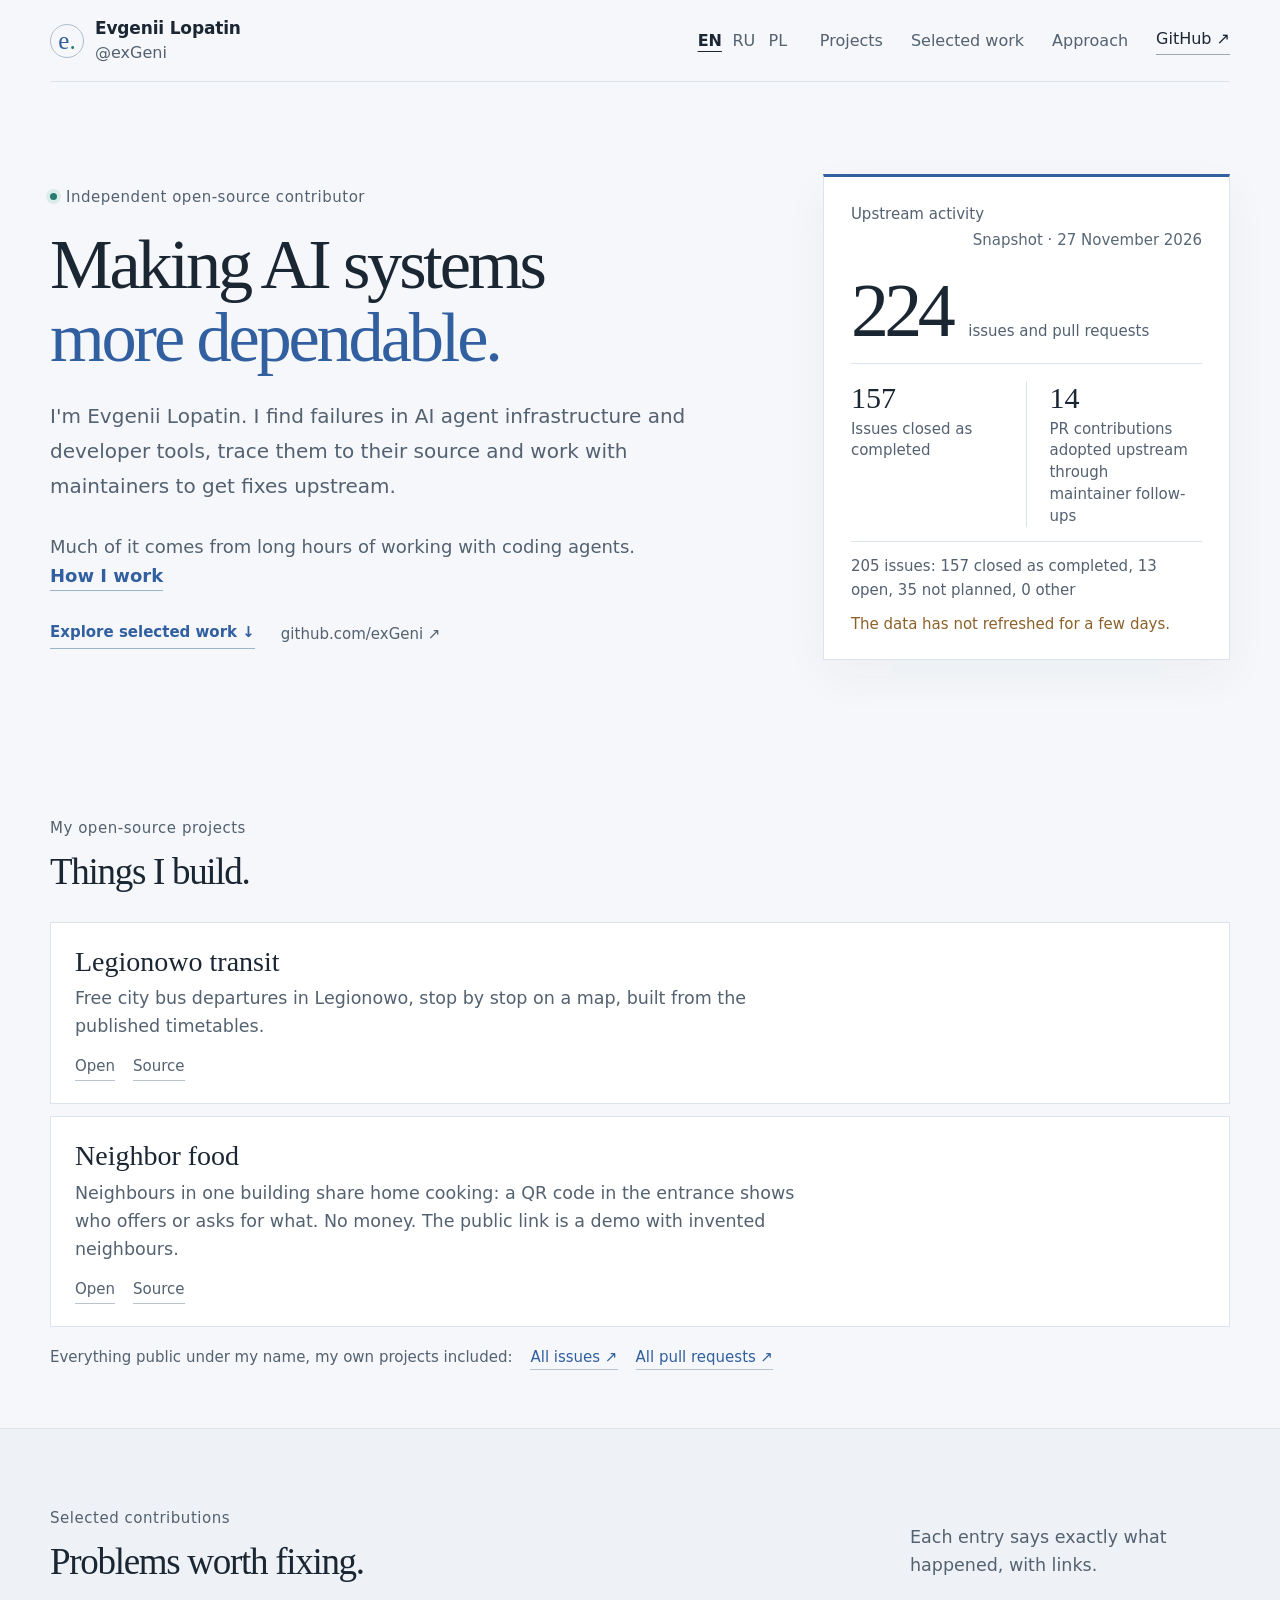
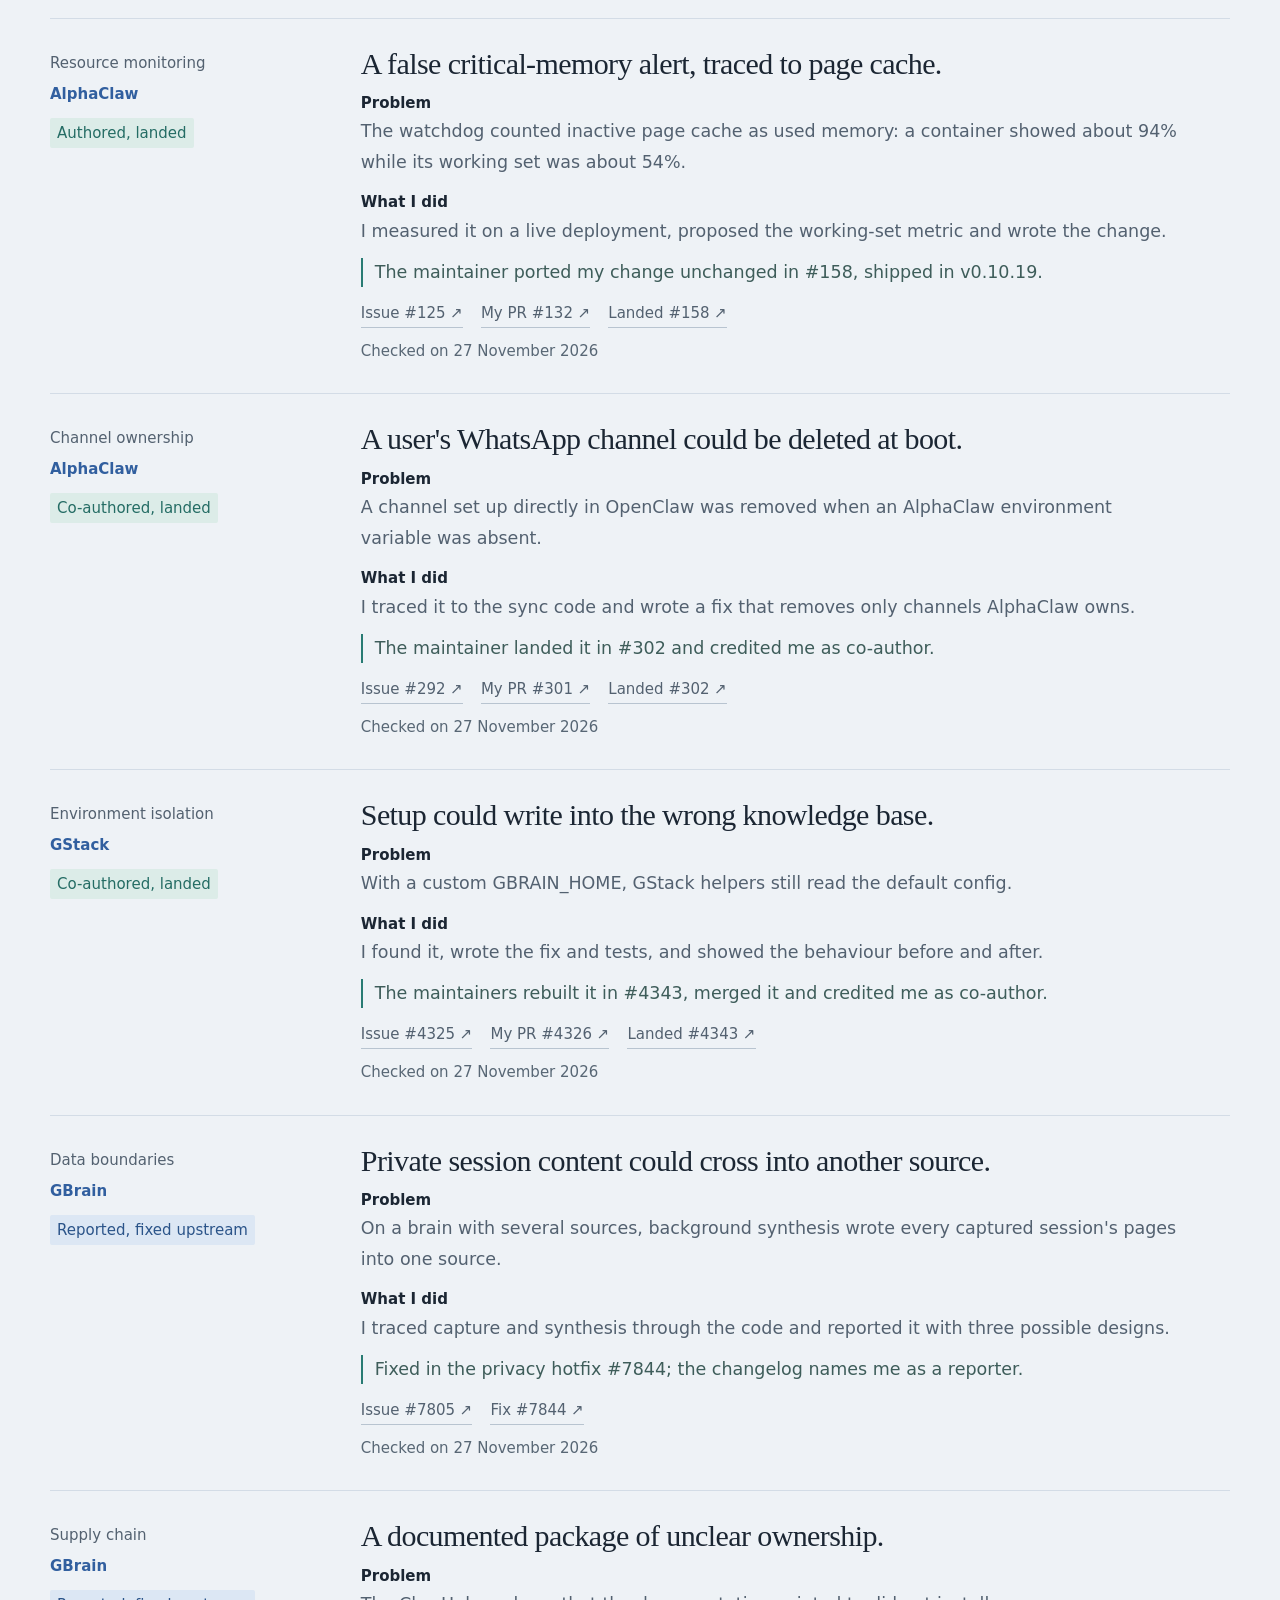
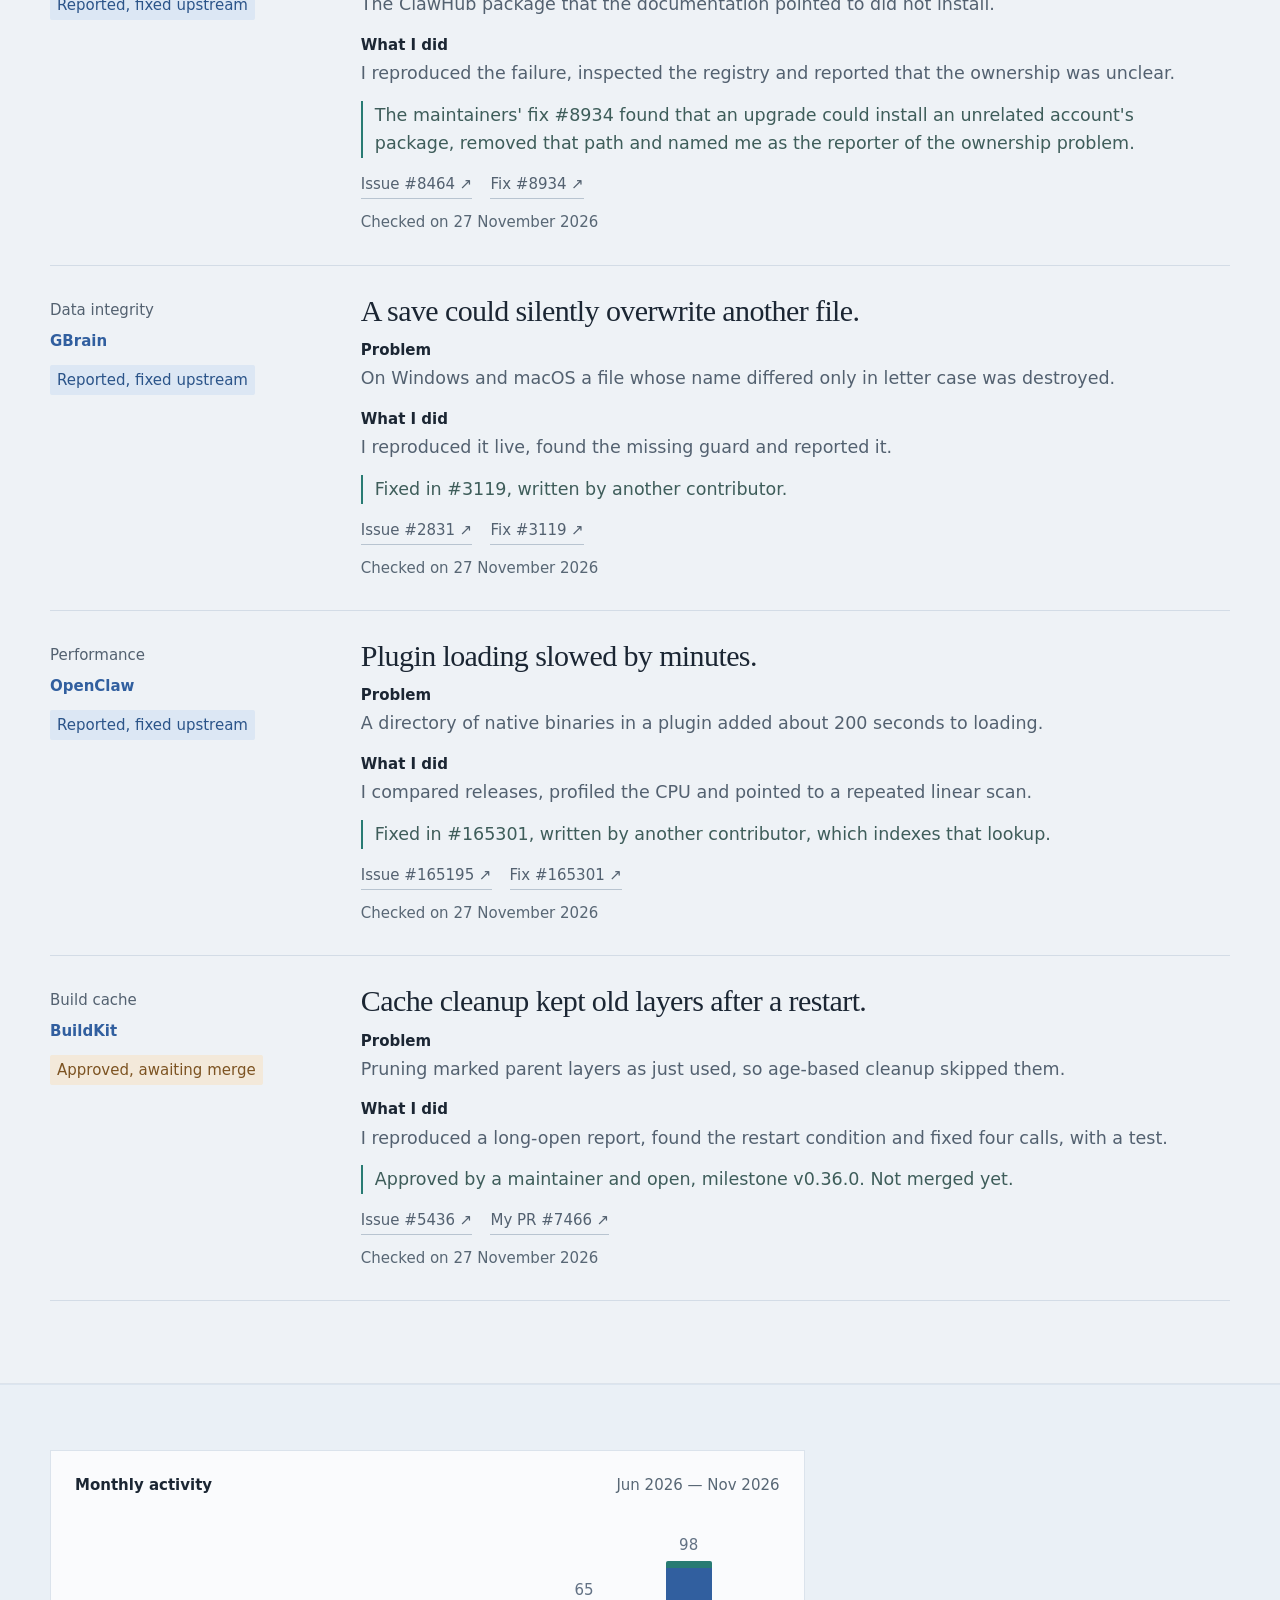
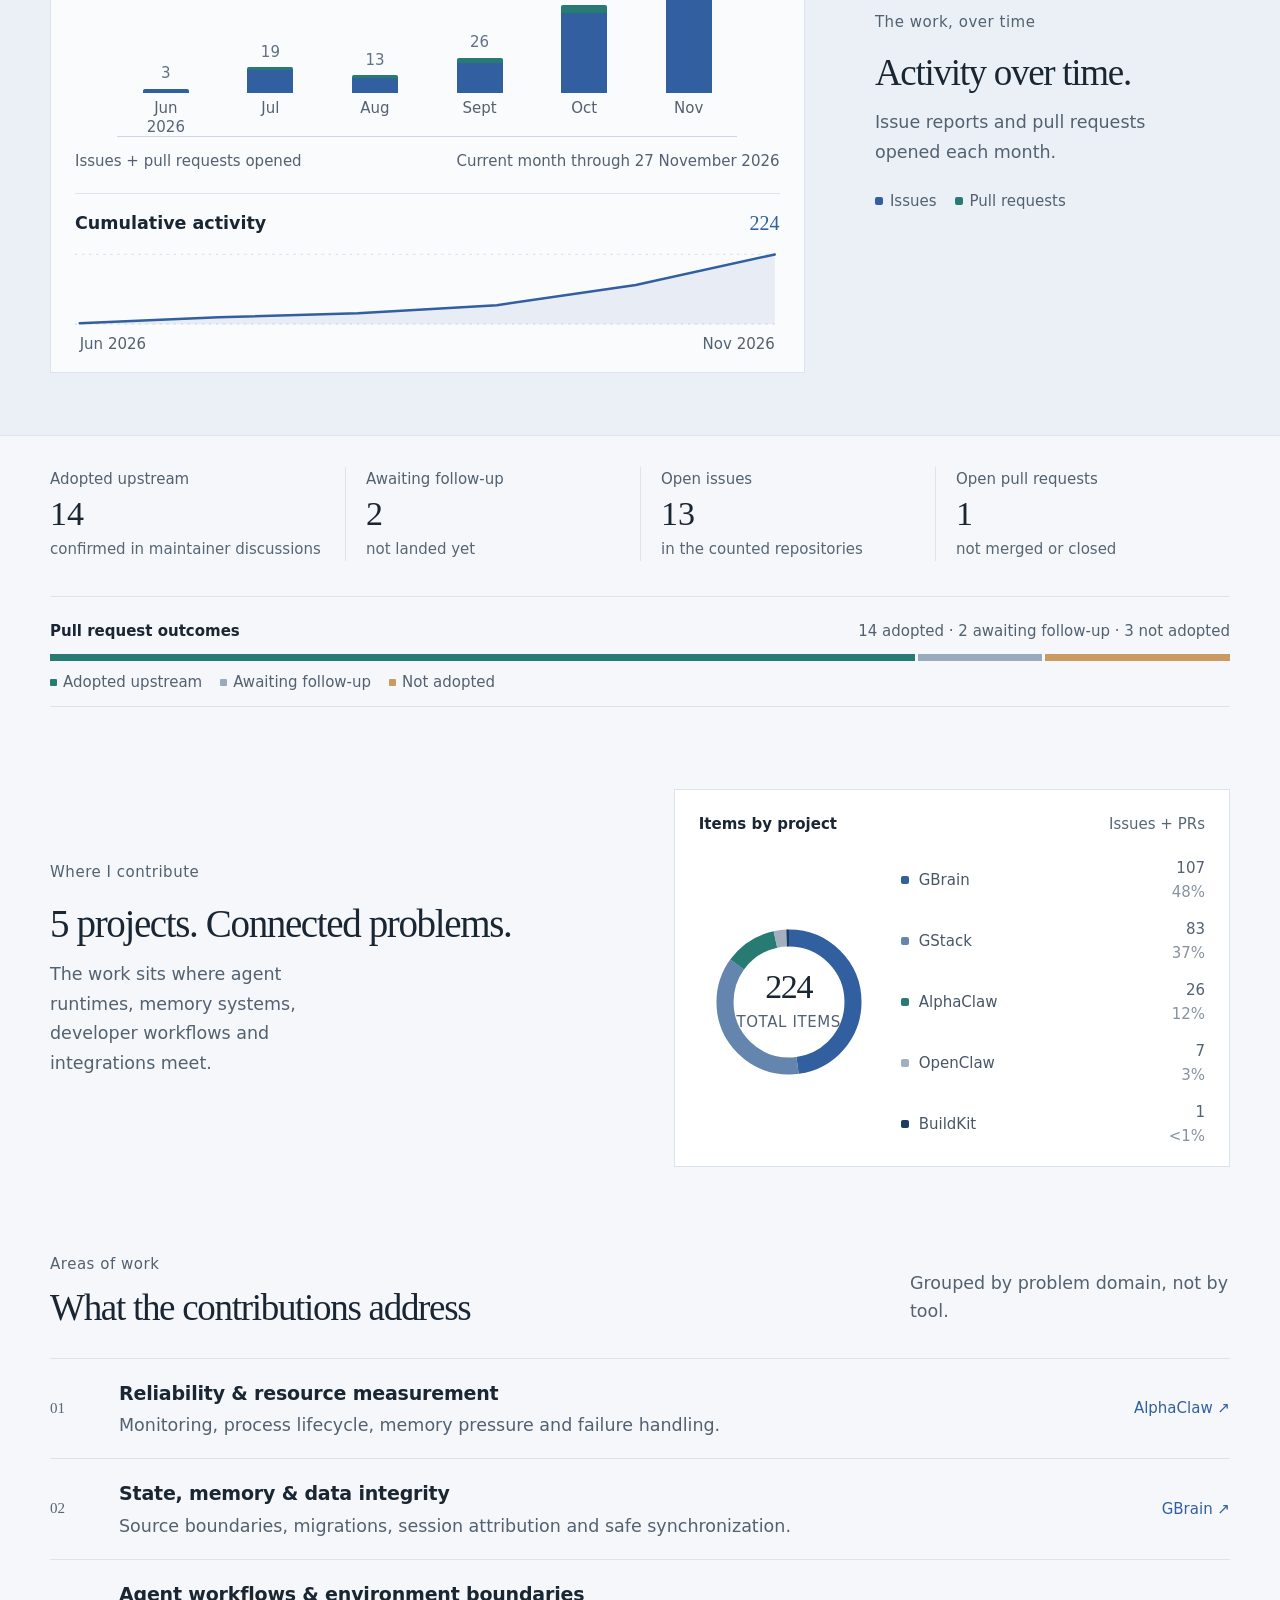
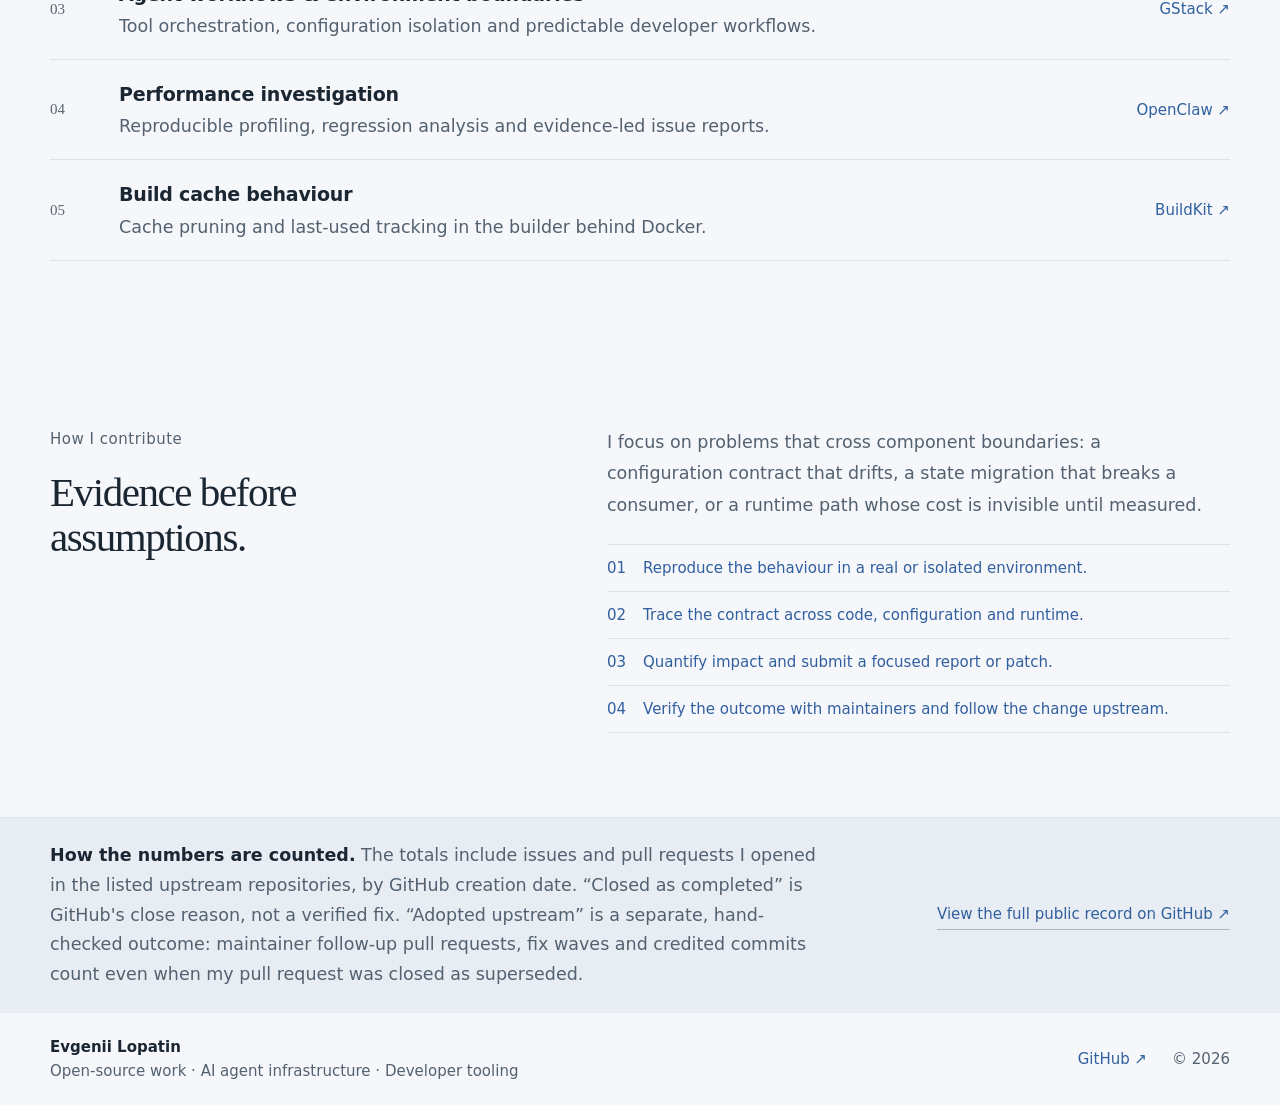
<file: index.html>
<!doctype html>
<html lang="en">
<head>
  <meta charset="utf-8">
  <meta name="viewport" content="width=device-width, initial-scale=1">
  <meta name="theme-color" content="#f5f7fa">
  <meta name="description" content="Open-source work by Evgenii Lopatin (exGeni) across AI agent infrastructure, developer tooling and automation." data-i18n-attr="content:meta.description">
  <meta property="og:title" content="Evgenii Lopatin — Open-source work">
  <meta property="og:description" content="Open-source work by Evgenii Lopatin (exGeni) across AI agent infrastructure, developer tooling and automation.">
  <meta property="og:url" content="https://exgeni.github.io/">
  <title data-i18n="meta.title">Evgenii Lopatin — Open-source work</title>
  <script>
    // Hide the English text briefly when another language is coming; always released.
    (function () {
      var asked = new URLSearchParams(location.search).get('lang');
      var lang = /^(en|ru|pl)$/.test(asked) ? asked : (navigator.languages || [navigator.language]).map(function (t) { return String(t).split('-')[0].toLowerCase(); }).filter(function (t) { return /^(en|ru|pl)$/.test(t); })[0];
      if (lang !== 'ru' && lang !== 'pl') return;
      document.documentElement.classList.add('i18n-hold');
      setTimeout(function () { document.documentElement.classList.remove('i18n-hold'); }, 1500);
    })();
  </script>
  <link rel="stylesheet" href="styles.css?v=12">
</head>
<body>
  <header class="site-header wrap">
    <a class="identity" href="#top" aria-label="Evgenii Lopatin home" data-i18n-attr="aria-label:aria.home">
      <span class="identity-mark">e<span>.</span></span>
      <span><strong>Evgenii Lopatin</strong><small>@exGeni</small></span>
    </a>
    <div class="lang-switch" aria-label="Language" data-i18n-attr="aria-label:aria.lang" role="group"><a href="?lang=en" lang="en" data-lang="en">EN</a><a href="?lang=ru" lang="ru" data-lang="ru">RU</a><a href="?lang=pl" lang="pl" data-lang="pl">PL</a></div>
    <nav aria-label="Main navigation" data-i18n-attr="aria-label:aria.nav">
      <a href="#projects" data-i18n="nav.projects">Projects</a>
      <a href="#work" data-i18n="nav.work">Selected work</a>
      <a class="nav-approach" href="#approach" data-i18n="nav.approach">Approach</a>
      <a class="nav-github" href="https://github.com/exGeni" target="_blank" rel="noreferrer">GitHub ↗</a>
    </nav>
  </header>

  <main id="top">
    <section class="hero wrap">
      <div class="hero-copy">
        <p class="eyebrow"><span class="status-dot"></span> <span data-i18n="hero.eyebrow">Independent open-source contributor</span></p>
        <h1><span data-i18n="hero.title1">Making AI systems</span><br><em data-i18n="hero.title2">more dependable.</em></h1>
        <p data-i18n="hero.intro" class="hero-intro">I'm Evgenii Lopatin. I find failures in AI agent infrastructure and developer tools, trace them to their source and work with maintainers to get fixes upstream.</p>
        <p class="hero-agents"><span data-i18n="hero.agents">Much of it comes from long hours of working with coding agents.</span> <a class="text-link" href="#approach" data-i18n="hero.agentsLink">How I work</a></p>
        <div class="hero-links">
          <a class="text-link" href="#work" data-i18n="hero.explore">Explore selected work ↓</a>
          <a class="quiet-link" href="https://github.com/exGeni" target="_blank" rel="noreferrer">github.com/exGeni ↗</a>
        </div>
      </div>
      <aside class="hero-ledger" aria-label="Contribution summary" data-i18n-attr="aria-label:aria.summary">
        <div class="ledger-top"><span data-i18n="ledger.title">Upstream activity</span><span class="live-mark" id="snapshot-date"></span></div>
        <div class="big-stat"><strong id="total-items" data-figure>–</strong><span data-i18n-count="ledger.tracked" data-count-of="total-items">issues and pull requests</span></div>
        <div class="ledger-rule"></div>
        <div class="stat-pair"><div><strong id="completed-total" data-figure>–</strong><span data-i18n="ledger.completed">Issues closed as completed</span></div><div><strong id="adopted-total" data-figure>–</strong><span data-i18n-count="ledger.adopted" data-count-of="adopted-total">PR contributions adopted upstream through maintainer follow-ups</span></div></div>
        <p class="issues-line" id="issues-line"></p>
        <p class="data-notice" id="data-notice" role="status" hidden></p>
        <noscript><p class="data-notice"><span data-i18n="noscript">Live figures need JavaScript. The full public record is on GitHub:</span> <a href="https://github.com/exGeni">github.com/exGeni</a></p></noscript>
      </aside>
    </section>

    <section id="projects" class="wrap projects-section">
      <div class="section-heading-row"><div><p data-i18n="projects.eyebrow" class="eyebrow">My open-source projects</p><h2 data-i18n="projects.title">Things I build.</h2></div></div>
      <div class="project-list">
          <article class="project-card" data-project="legionowo-transit">
            <h3>Legionowo transit</h3>
            <p data-i18n="project.legionowo-transit">Free city bus departures in Legionowo, stop by stop on a map, built from the published timetables.</p>
            <div class="case-links"><a href="https://exgeni.github.io/legionowo-transit/" target="_blank" rel="noreferrer" data-i18n="projects.open">Open</a><a href="https://github.com/exGeni/legionowo-transit" target="_blank" rel="noreferrer" data-i18n="projects.source">Source</a></div>
          </article>
          <article class="project-card" data-project="neighbor-food">
            <h3>Neighbor food</h3>
            <p data-i18n="project.neighbor-food">Neighbours in one building share home cooking: a QR code in the entrance shows who offers or asks for what. No money. The public link is a demo with invented neighbours.</p>
            <div class="case-links"><a href="https://exgeni.github.io/neighbor-food/" target="_blank" rel="noreferrer" data-i18n="projects.open">Open</a><a href="https://github.com/exGeni/neighbor-food" target="_blank" rel="noreferrer" data-i18n="projects.source">Source</a></div>
          </article>
      </div>
      <p class="all-links"><span data-i18n="projects.all">Everything public under my name, my own projects included:</span> <a href="https://github.com/search?q=author%3AexGeni+is%3Apublic&amp;type=issues" target="_blank" rel="noreferrer" data-i18n="projects.allIssues">All issues ↗</a> <a href="https://github.com/search?q=author%3AexGeni+is%3Apublic&amp;type=pullrequests" target="_blank" rel="noreferrer" data-i18n="projects.allPulls">All pull requests ↗</a></p>
    </section>

    <section id="work" class="work-section">
      <div class="wrap">
        <div class="section-heading-row work-heading"><div><p data-i18n="work.eyebrow" class="eyebrow">Selected contributions</p><h2 data-i18n="work.title">Problems worth fixing.</h2></div><p data-i18n="work.note" class="heading-note">Each entry says exactly what happened, with links.</p></div>
        <div class="case-list">
          <article class="case-row" data-card="memory-alert">
            <div class="case-meta"><span data-i18n="card.memory-alert.area" class="case-area">Resource monitoring</span><span class="case-project">AlphaClaw</span><span data-i18n="label.authored_landed" class="case-status authored_landed">Authored, landed</span></div>
            <div class="case-content">
              <h3 data-i18n="card.memory-alert.title">A false critical-memory alert, traced to page cache.</h3>
              <details class="case-details" open><summary data-i18n="card.details">Details</summary>
                <p><strong data-i18n="card.problem">Problem</strong> <span data-i18n="card.memory-alert.problem">The watchdog counted inactive page cache as used memory: a container showed about 94% while its working set was about 54%.</span></p>
                <p><strong data-i18n="card.did">What I did</strong> <span data-i18n="card.memory-alert.did">I measured it on a live deployment, proposed the working-set metric and wrote the change.</span></p>
              </details>
              <div data-i18n="card.memory-alert.result" class="case-result">The maintainer ported my change unchanged in #158, shipped in v0.10.19.</div>
              <div class="case-links"><a href="https://github.com/garrytan/alphaclaw/issues/125" target="_blank" rel="noreferrer"><span data-i18n="link.issue">Issue</span> #125 ↗</a><a href="https://github.com/garrytan/alphaclaw/pull/132" target="_blank" rel="noreferrer"><span data-i18n="link.mine">My PR</span> #132 ↗</a><a href="https://github.com/garrytan/alphaclaw/pull/158" target="_blank" rel="noreferrer"><span data-i18n="link.landed">Landed</span> #158 ↗</a></div>
              <p class="case-checked"><span data-i18n="card.checked">Checked on</span> <time datetime="2026-11-27">27 November 2026</time></p>
            </div>
          </article>
          <article class="case-row" data-card="whatsapp-delete">
            <div class="case-meta"><span data-i18n="card.whatsapp-delete.area" class="case-area">Channel ownership</span><span class="case-project">AlphaClaw</span><span data-i18n="label.coauthored_landed" class="case-status coauthored_landed">Co-authored, landed</span></div>
            <div class="case-content">
              <h3 data-i18n="card.whatsapp-delete.title">A user's WhatsApp channel could be deleted at boot.</h3>
              <details class="case-details" open><summary data-i18n="card.details">Details</summary>
                <p><strong data-i18n="card.problem">Problem</strong> <span data-i18n="card.whatsapp-delete.problem">A channel set up directly in OpenClaw was removed when an AlphaClaw environment variable was absent.</span></p>
                <p><strong data-i18n="card.did">What I did</strong> <span data-i18n="card.whatsapp-delete.did">I traced it to the sync code and wrote a fix that removes only channels AlphaClaw owns.</span></p>
              </details>
              <div data-i18n="card.whatsapp-delete.result" class="case-result">The maintainer landed it in #302 and credited me as co-author.</div>
              <div class="case-links"><a href="https://github.com/garrytan/alphaclaw/issues/292" target="_blank" rel="noreferrer"><span data-i18n="link.issue">Issue</span> #292 ↗</a><a href="https://github.com/garrytan/alphaclaw/pull/301" target="_blank" rel="noreferrer"><span data-i18n="link.mine">My PR</span> #301 ↗</a><a href="https://github.com/garrytan/alphaclaw/pull/302" target="_blank" rel="noreferrer"><span data-i18n="link.landed">Landed</span> #302 ↗</a></div>
              <p class="case-checked"><span data-i18n="card.checked">Checked on</span> <time datetime="2026-11-27">27 November 2026</time></p>
            </div>
          </article>
          <article class="case-row" data-card="gbrain-home">
            <div class="case-meta"><span data-i18n="card.gbrain-home.area" class="case-area">Environment isolation</span><span class="case-project">GStack</span><span data-i18n="label.coauthored_landed" class="case-status coauthored_landed">Co-authored, landed</span></div>
            <div class="case-content">
              <h3 data-i18n="card.gbrain-home.title">Setup could write into the wrong knowledge base.</h3>
              <details class="case-details" open><summary data-i18n="card.details">Details</summary>
                <p><strong data-i18n="card.problem">Problem</strong> <span data-i18n="card.gbrain-home.problem">With a custom GBRAIN_HOME, GStack helpers still read the default config.</span></p>
                <p><strong data-i18n="card.did">What I did</strong> <span data-i18n="card.gbrain-home.did">I found it, wrote the fix and tests, and showed the behaviour before and after.</span></p>
              </details>
              <div data-i18n="card.gbrain-home.result" class="case-result">The maintainers rebuilt it in #4343, merged it and credited me as co-author.</div>
              <div class="case-links"><a href="https://github.com/garrytan/gstack/issues/4325" target="_blank" rel="noreferrer"><span data-i18n="link.issue">Issue</span> #4325 ↗</a><a href="https://github.com/garrytan/gstack/pull/4326" target="_blank" rel="noreferrer"><span data-i18n="link.mine">My PR</span> #4326 ↗</a><a href="https://github.com/garrytan/gstack/pull/4343" target="_blank" rel="noreferrer"><span data-i18n="link.landed">Landed</span> #4343 ↗</a></div>
              <p class="case-checked"><span data-i18n="card.checked">Checked on</span> <time datetime="2026-11-27">27 November 2026</time></p>
            </div>
          </article>
          <article class="case-row" data-card="session-sources">
            <div class="case-meta"><span data-i18n="card.session-sources.area" class="case-area">Data boundaries</span><span class="case-project">GBrain</span><span data-i18n="label.reported_fixed" class="case-status reported_fixed">Reported, fixed upstream</span></div>
            <div class="case-content">
              <h3 data-i18n="card.session-sources.title">Private session content could cross into another source.</h3>
              <details class="case-details" open><summary data-i18n="card.details">Details</summary>
                <p><strong data-i18n="card.problem">Problem</strong> <span data-i18n="card.session-sources.problem">On a brain with several sources, background synthesis wrote every captured session's pages into one source.</span></p>
                <p><strong data-i18n="card.did">What I did</strong> <span data-i18n="card.session-sources.did">I traced capture and synthesis through the code and reported it with three possible designs.</span></p>
              </details>
              <div data-i18n="card.session-sources.result" class="case-result">Fixed in the privacy hotfix #7844; the changelog names me as a reporter.</div>
              <div class="case-links"><a href="https://github.com/garrytan/gbrain/issues/7805" target="_blank" rel="noreferrer"><span data-i18n="link.issue">Issue</span> #7805 ↗</a><a href="https://github.com/garrytan/gbrain/pull/7844" target="_blank" rel="noreferrer"><span data-i18n="link.fix">Fix</span> #7844 ↗</a></div>
              <p class="case-checked"><span data-i18n="card.checked">Checked on</span> <time datetime="2026-11-27">27 November 2026</time></p>
            </div>
          </article>
          <article class="case-row" data-card="clawhub-package">
            <div class="case-meta"><span data-i18n="card.clawhub-package.area" class="case-area">Supply chain</span><span class="case-project">GBrain</span><span data-i18n="label.reported_fixed" class="case-status reported_fixed">Reported, fixed upstream</span></div>
            <div class="case-content">
              <h3 data-i18n="card.clawhub-package.title">A documented package of unclear ownership.</h3>
              <details class="case-details" open><summary data-i18n="card.details">Details</summary>
                <p><strong data-i18n="card.problem">Problem</strong> <span data-i18n="card.clawhub-package.problem">The ClawHub package that the documentation pointed to did not install.</span></p>
                <p><strong data-i18n="card.did">What I did</strong> <span data-i18n="card.clawhub-package.did">I reproduced the failure, inspected the registry and reported that the ownership was unclear.</span></p>
              </details>
              <div data-i18n="card.clawhub-package.result" class="case-result">The maintainers' fix #8934 found that an upgrade could install an unrelated account's package, removed that path and named me as the reporter of the ownership problem.</div>
              <div class="case-links"><a href="https://github.com/garrytan/gbrain/issues/8464" target="_blank" rel="noreferrer"><span data-i18n="link.issue">Issue</span> #8464 ↗</a><a href="https://github.com/garrytan/gbrain/pull/8934" target="_blank" rel="noreferrer"><span data-i18n="link.fix">Fix</span> #8934 ↗</a></div>
              <p class="case-checked"><span data-i18n="card.checked">Checked on</span> <time datetime="2026-11-27">27 November 2026</time></p>
            </div>
          </article>
          <article class="case-row" data-card="case-overwrite">
            <div class="case-meta"><span data-i18n="card.case-overwrite.area" class="case-area">Data integrity</span><span class="case-project">GBrain</span><span data-i18n="label.reported_fixed" class="case-status reported_fixed">Reported, fixed upstream</span></div>
            <div class="case-content">
              <h3 data-i18n="card.case-overwrite.title">A save could silently overwrite another file.</h3>
              <details class="case-details" open><summary data-i18n="card.details">Details</summary>
                <p><strong data-i18n="card.problem">Problem</strong> <span data-i18n="card.case-overwrite.problem">On Windows and macOS a file whose name differed only in letter case was destroyed.</span></p>
                <p><strong data-i18n="card.did">What I did</strong> <span data-i18n="card.case-overwrite.did">I reproduced it live, found the missing guard and reported it.</span></p>
              </details>
              <div data-i18n="card.case-overwrite.result" class="case-result">Fixed in #3119, written by another contributor.</div>
              <div class="case-links"><a href="https://github.com/garrytan/gbrain/issues/2831" target="_blank" rel="noreferrer"><span data-i18n="link.issue">Issue</span> #2831 ↗</a><a href="https://github.com/garrytan/gbrain/pull/3119" target="_blank" rel="noreferrer"><span data-i18n="link.fix">Fix</span> #3119 ↗</a></div>
              <p class="case-checked"><span data-i18n="card.checked">Checked on</span> <time datetime="2026-11-27">27 November 2026</time></p>
            </div>
          </article>
          <article class="case-row" data-card="plugin-load">
            <div class="case-meta"><span data-i18n="card.plugin-load.area" class="case-area">Performance</span><span class="case-project">OpenClaw</span><span data-i18n="label.reported_fixed" class="case-status reported_fixed">Reported, fixed upstream</span></div>
            <div class="case-content">
              <h3 data-i18n="card.plugin-load.title">Plugin loading slowed by minutes.</h3>
              <details class="case-details" open><summary data-i18n="card.details">Details</summary>
                <p><strong data-i18n="card.problem">Problem</strong> <span data-i18n="card.plugin-load.problem">A directory of native binaries in a plugin added about 200 seconds to loading.</span></p>
                <p><strong data-i18n="card.did">What I did</strong> <span data-i18n="card.plugin-load.did">I compared releases, profiled the CPU and pointed to a repeated linear scan.</span></p>
              </details>
              <div data-i18n="card.plugin-load.result" class="case-result">Fixed in #165301, written by another contributor, which indexes that lookup.</div>
              <div class="case-links"><a href="https://github.com/openclaw/openclaw/issues/165195" target="_blank" rel="noreferrer"><span data-i18n="link.issue">Issue</span> #165195 ↗</a><a href="https://github.com/openclaw/openclaw/pull/165301" target="_blank" rel="noreferrer"><span data-i18n="link.fix">Fix</span> #165301 ↗</a></div>
              <p class="case-checked"><span data-i18n="card.checked">Checked on</span> <time datetime="2026-11-27">27 November 2026</time></p>
            </div>
          </article>
          <article class="case-row" data-card="buildkit-prune">
            <div class="case-meta"><span data-i18n="card.buildkit-prune.area" class="case-area">Build cache</span><span class="case-project">BuildKit</span><span data-i18n="label.awaiting_merge" class="case-status awaiting_merge">Approved, awaiting merge</span></div>
            <div class="case-content">
              <h3 data-i18n="card.buildkit-prune.title">Cache cleanup kept old layers after a restart.</h3>
              <details class="case-details" open><summary data-i18n="card.details">Details</summary>
                <p><strong data-i18n="card.problem">Problem</strong> <span data-i18n="card.buildkit-prune.problem">Pruning marked parent layers as just used, so age-based cleanup skipped them.</span></p>
                <p><strong data-i18n="card.did">What I did</strong> <span data-i18n="card.buildkit-prune.did">I reproduced a long-open report, found the restart condition and fixed four calls, with a test.</span></p>
              </details>
              <div data-i18n="card.buildkit-prune.result" class="case-result">Approved by a maintainer and open, milestone v0.36.0. Not merged yet.</div>
              <div class="case-links"><a href="https://github.com/moby/buildkit/issues/5436" target="_blank" rel="noreferrer"><span data-i18n="link.issue">Issue</span> #5436 ↗</a><a href="https://github.com/moby/buildkit/pull/7466" target="_blank" rel="noreferrer"><span data-i18n="link.mine">My PR</span> #7466 ↗</a></div>
              <p class="case-checked"><span data-i18n="card.checked">Checked on</span> <time datetime="2026-11-27">27 November 2026</time></p>
            </div>
          </article>
        </div>
      </div>
    </section>

    <section class="activity-section" data-section="monthly">
      <div class="wrap activity-grid">
        <div class="section-intro">
          <p data-i18n="activity.eyebrow" class="eyebrow">The work, over time</p>
          <h2 data-i18n="activity.title">Activity over time.</h2>
          <p data-i18n="activity.note">Issue reports and pull requests opened each month.</p>
          <div class="mini-legend"><span class="legend-issue-item"><i class="legend-issue"></i> <span data-i18n="legend.issues">Issues</span></span><span class="legend-pr-item"><i class="legend-pr"></i> <span data-i18n="legend.pulls">Pull requests</span></span></div>
        </div>
        <div class="chart-panel">
          <p class="data-notice section-notice" hidden></p>
          <div class="section-body">
            <div class="chart-heading"><span data-i18n="activity.monthly">Monthly activity</span><span class="chart-period" id="chart-period"></span></div>
            <div id="monthly-chart" class="monthly-chart" role="img" aria-label="Stacked monthly bar chart of issues and pull requests" data-i18n-attr="aria-label:aria.monthly"></div>
            <div class="chart-foot"><span id="monthly-foot"></span><span id="through-date"></span></div>
            <div class="cumulative-block"><div class="chart-heading"><span data-i18n="activity.cumulative">Cumulative activity</span><strong id="cumulative-total"></strong></div><div id="cumulative-chart" class="cumulative-chart" role="img" aria-label="Cumulative contribution activity over time" data-i18n-attr="aria-label:aria.cumulative"></div><div id="cumulative-labels" class="cumulative-labels" aria-hidden="true"></div></div>
          </div>
        </div>
      </div>
    </section>

    <section class="wrap metrics-section" aria-label="Contribution outcomes" data-i18n-attr="aria-label:aria.metrics">
      <div class="metric-block"><span data-i18n="metric.adopted" class="metric-label">Adopted upstream</span><strong id="adopted-metric" data-figure>–</strong><small data-i18n="metric.adoptedNote">confirmed in maintainer discussions</small></div>
      <div class="metric-block"><span data-i18n="metric.awaiting" class="metric-label">Awaiting follow-up</span><strong id="awaiting-metric" data-figure>–</strong><small data-i18n="metric.awaitingNote">not landed yet</small></div>
      <div class="metric-block"><span data-i18n="metric.openIssues" class="metric-label">Open issues</span><strong id="open-issues" data-figure>–</strong><small data-i18n="metric.openIssuesNote">in the counted repositories</small></div>
      <div class="metric-block"><span data-i18n="metric.openPulls" class="metric-label">Open pull requests</span><strong id="open-prs" data-figure>–</strong><small data-i18n="metric.openPullsNote">not merged or closed</small></div>
    </section>

    <section class="wrap outcomes-section" data-section="outcomes" aria-label="Pull request outcomes" data-i18n-attr="aria-label:aria.outcomes">
      <p class="data-notice section-notice" hidden></p>
      <div class="section-body">
        <div class="outcomes-heading"><span data-i18n="outcomes.title">Pull request outcomes</span><span id="outcome-summary"></span></div>
        <div id="outcome-track" class="outcome-track" role="img"><i id="outcome-adopted" class="outcome-adopted"></i><i id="outcome-awaiting" class="outcome-awaiting"></i><i id="outcome-not-adopted" class="outcome-not-adopted"></i><i id="outcome-not-reviewed" class="outcome-not-reviewed" hidden></i></div>
        <div class="outcome-legend"><span class="legend-adopted-item"><i class="legend-adopted"></i> <span data-i18n="outcomes.adopted">Adopted upstream</span></span><span class="legend-awaiting-item"><i class="legend-awaiting"></i> <span data-i18n="outcomes.awaiting">Awaiting follow-up</span></span><span class="legend-not-adopted-item"><i class="legend-not-adopted"></i> <span data-i18n="outcomes.notAdopted">Not adopted</span></span><span class="legend-not-reviewed-item"><i class="legend-not-reviewed"></i> <span data-i18n="outcomes.notReviewed">Not yet reviewed</span></span></div>
      </div>
    </section>

    <section class="wrap distribution-section" data-section="projects">
      <div class="distribution-copy">
        <p data-i18n="dist.eyebrow" class="eyebrow">Where I contribute</p>
        <h2><span id="projects-count"></span> <span data-i18n="dist.title">Connected problems.</span></h2>
        <p data-i18n="dist.note">The work sits where agent runtimes, memory systems, developer workflows and integrations meet.</p>
      </div>
      <div class="distribution-chart">
        <p class="data-notice section-notice" hidden></p>
        <div class="section-body">
          <div class="chart-heading"><span data-i18n="dist.heading">Items by project</span><span data-i18n="dist.period" class="chart-period">Issues + PRs</span></div>
          <div id="project-chart" class="project-chart"></div>
        </div>
      </div>
    </section>

    <section class="wrap domains-section">
      <div class="section-heading-row"><div><p data-i18n="areas.eyebrow" class="eyebrow">Areas of work</p><h2 data-i18n="areas.title">What the contributions address</h2></div><p data-i18n="areas.note" class="heading-note">Grouped by problem domain, not by tool.</p></div>
      <div class="domain-list">
        <article class="domain-row"><span class="domain-index">01</span><div><h3 data-i18n="area.0.title">Reliability &amp; resource measurement</h3><p data-i18n="area.0.note">Monitoring, process lifecycle, memory pressure and failure handling.</p></div><a class="domain-project" href="https://github.com/garrytan/alphaclaw" target="_blank" rel="noreferrer">AlphaClaw ↗</a></article>
        <article class="domain-row"><span class="domain-index">02</span><div><h3 data-i18n="area.1.title">State, memory &amp; data integrity</h3><p data-i18n="area.1.note">Source boundaries, migrations, session attribution and safe synchronization.</p></div><a class="domain-project" href="https://github.com/garrytan/gbrain" target="_blank" rel="noreferrer">GBrain ↗</a></article>
        <article class="domain-row"><span class="domain-index">03</span><div><h3 data-i18n="area.2.title">Agent workflows &amp; environment boundaries</h3><p data-i18n="area.2.note">Tool orchestration, configuration isolation and predictable developer workflows.</p></div><a class="domain-project" href="https://github.com/garrytan/gstack" target="_blank" rel="noreferrer">GStack ↗</a></article>
        <article class="domain-row"><span class="domain-index">04</span><div><h3 data-i18n="area.3.title">Performance investigation</h3><p data-i18n="area.3.note">Reproducible profiling, regression analysis and evidence-led issue reports.</p></div><a class="domain-project" href="https://github.com/openclaw/openclaw" target="_blank" rel="noreferrer">OpenClaw ↗</a></article>
        <article class="domain-row"><span class="domain-index">05</span><div><h3 data-i18n="area.4.title">Build cache behaviour</h3><p data-i18n="area.4.note">Cache pruning and last-used tracking in the builder behind Docker.</p></div><a class="domain-project" href="https://github.com/moby/buildkit" target="_blank" rel="noreferrer">BuildKit ↗</a></article>
      </div>
    </section>

    <section id="approach" class="wrap approach-section">
      <div><p data-i18n="approach.eyebrow" class="eyebrow">How I contribute</p><h2 data-i18n="approach.title">Evidence before assumptions.</h2></div>
      <div class="approach-copy"><p data-i18n="approach.intro">I focus on problems that cross component boundaries: a configuration contract that drifts, a state migration that breaks a consumer, or a runtime path whose cost is invisible until measured.</p><ol><li><span>01</span> <span data-i18n="step.0">Reproduce the behaviour in a real or isolated environment.</span></li><li><span>02</span> <span data-i18n="step.1">Trace the contract across code, configuration and runtime.</span></li><li><span>03</span> <span data-i18n="step.2">Quantify impact and submit a focused report or patch.</span></li><li><span>04</span> <span data-i18n="step.3">Verify the outcome with maintainers and follow the change upstream.</span></li></ol></div>
    </section>

    <section class="method-note"><div class="wrap method-inner"><p><strong data-i18n="method.title">How the numbers are counted.</strong> <span data-i18n="method.body">The totals include issues and pull requests I opened in the listed upstream repositories, by GitHub creation date. “Closed as completed” is GitHub's close reason, not a verified fix. “Adopted upstream” is a separate, hand-checked outcome: maintainer follow-up pull requests, fix waves and credited commits count even when my pull request was closed as superseded.</span></p><a href="https://github.com/exGeni" target="_blank" rel="noreferrer" data-i18n="method.record">View the full public record on GitHub ↗</a></div></section>
  </main>

  <footer class="wrap site-footer"><div><strong>Evgenii Lopatin</strong><span data-i18n="footer.tagline">Open-source work · AI agent infrastructure · Developer tooling</span></div><a href="https://github.com/exGeni" target="_blank" rel="noreferrer">GitHub ↗</a><small>© 2026</small></footer>
  <script type="module" src="app.js?v=12"></script>
</body>
</html>
</file>
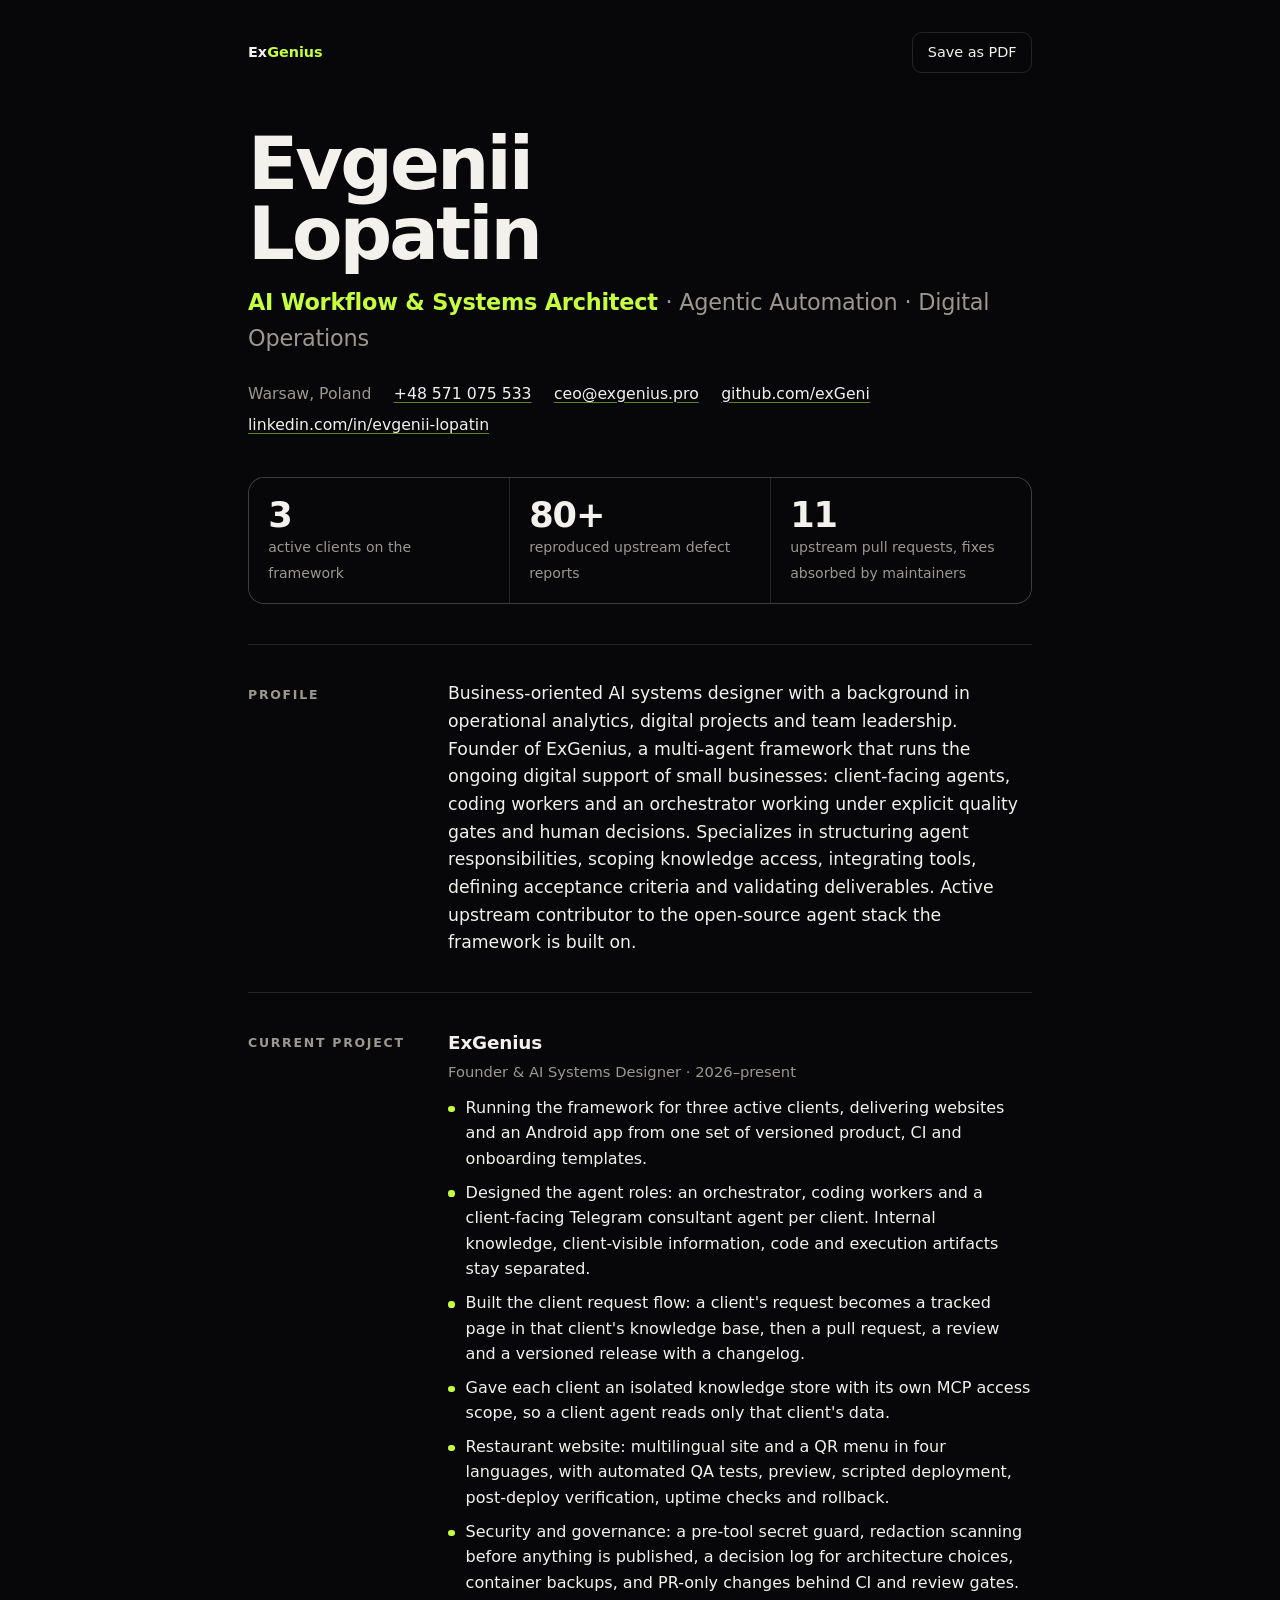
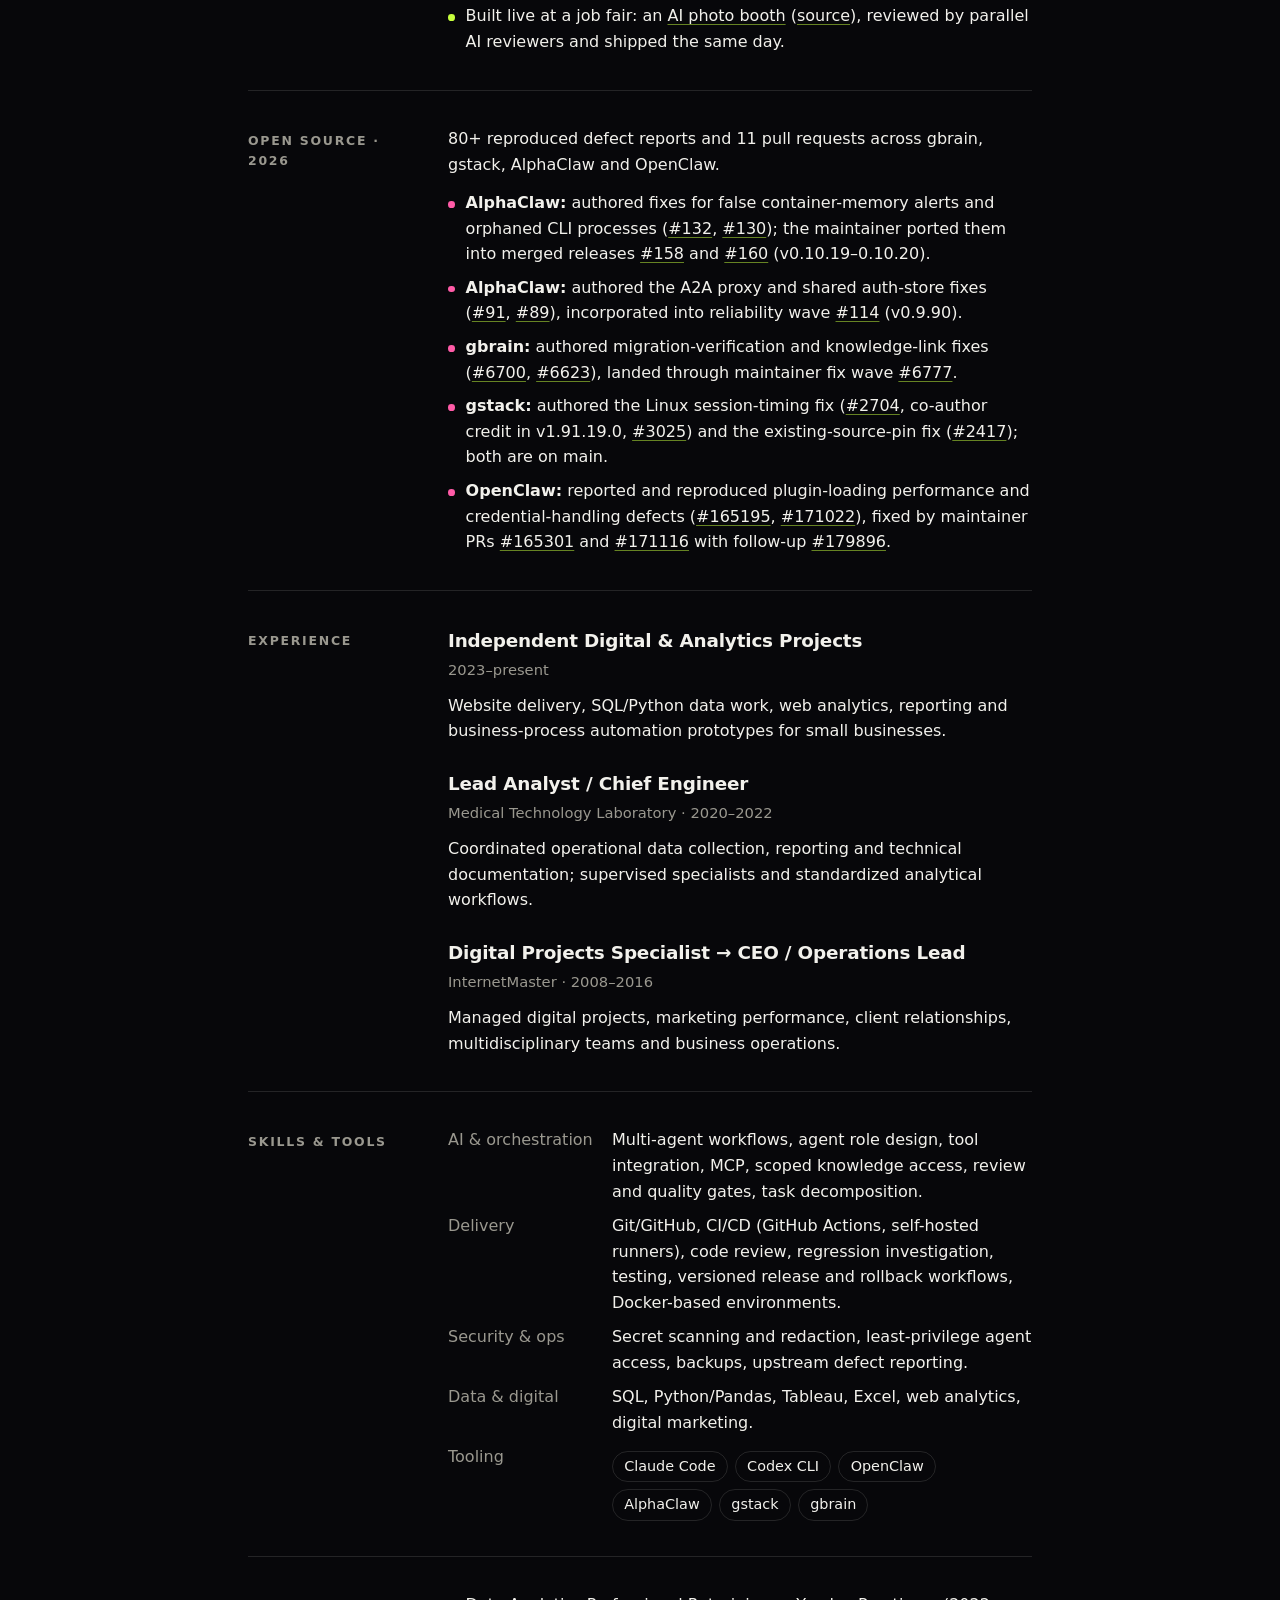
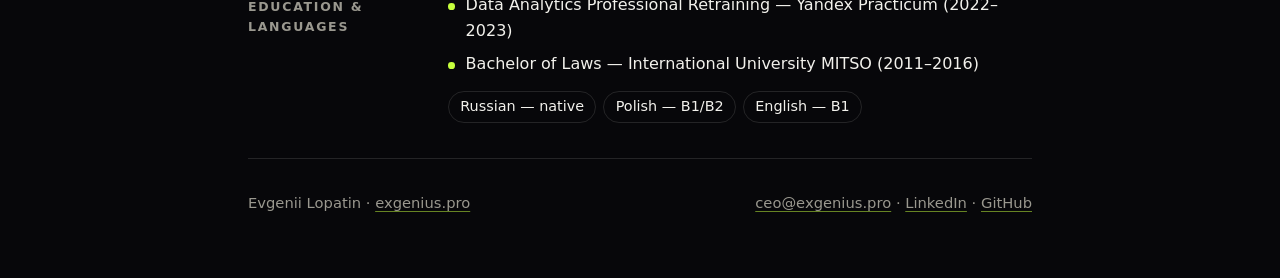
<file: cv/index.html>
<!doctype html>
<html lang="en">
<head>
<meta charset="utf-8">
<meta name="viewport" content="width=device-width, initial-scale=1, viewport-fit=cover">
<title>Evgenii Lopatin · AI Workflow &amp; Systems Architect</title>
<meta name="description" content="Evgenii Lopatin — AI workflow and systems architect, founder of ExGenius. Multi-agent delivery, upstream open-source contributor. Warsaw, Poland.">
<meta name="theme-color" content="#07070a">
<meta property="og:title" content="Evgenii Lopatin · AI Workflow &amp; Systems Architect">
<meta property="og:type" content="profile">
<meta property="og:description" content="Founder of ExGenius: a multi-agent framework running digital support for small businesses. 80+ reproduced upstream defect reports, 11 upstream pull requests whose fixes maintainers absorbed.">
<meta property="og:url" content="https://exgeni.github.io/cv/">
<link rel="icon" href="data:image/svg+xml,%3Csvg xmlns='http://www.w3.org/2000/svg' viewBox='0 0 64 64'%3E%3Crect width='64' height='64' rx='14' fill='%2307070a'/%3E%3Cpath d='M18 18h22v6H25v5h13v6H25v5h15v6H18z' fill='%23c6ff3d'/%3E%3Ccircle cx='47' cy='43' r='3.5' fill='%23ff5ba7'/%3E%3C/svg%3E">
<style>
  :root { color-scheme:dark; --bg:#07070a; --fg:#f2f1ec; --muted:#9a988f; --line:rgba(242,241,236,.12); --acid:#c6ff3d; --pink:#ff5ba7; }
  * { box-sizing:border-box; margin:0; padding:0; }
  body { background:var(--bg); color:var(--fg); font:16px/1.6 system-ui,-apple-system,"Segoe UI",Roboto,sans-serif; }
  a { color:inherit; text-decoration-color:rgba(198,255,61,.5); text-underline-offset:3px; }
  a:hover { text-decoration-color:var(--acid); }
  main { max-width:52rem; margin:0 auto; padding:max(2rem, env(safe-area-inset-top)) 1.5rem 4rem; }
  .bar { display:flex; justify-content:space-between; align-items:center; gap:1rem; font-size:.9rem; color:var(--muted); }
  .bar a.brand { color:var(--fg); text-decoration:none; font-weight:700; }
  .bar a.brand b { color:var(--acid); }
  .print { background:none; border:1px solid var(--line); color:var(--fg); font:inherit; font-size:.9rem; padding:.5rem .9rem; border-radius:.6rem; cursor:pointer; }
  .print:hover { border-color:var(--acid); }
  .print:focus-visible { outline:2px solid var(--acid); outline-offset:2px; }
  header.hero { padding:3.5rem 0 2.5rem; border-bottom:1px solid var(--line); }
  h1 { font-size:clamp(2.6rem, 9vw, 4.6rem); line-height:.95; letter-spacing:-.04em; font-weight:800; }
  .role { margin-top:1rem; font-size:clamp(1.1rem, 3vw, 1.4rem); color:var(--acid); font-weight:600; letter-spacing:-.01em; }
  .role span { color:var(--muted); font-weight:400; }
  .contacts { margin-top:1.5rem; display:flex; flex-wrap:wrap; gap:.4rem 1.4rem; color:var(--muted); font-size:.98rem; }
  .contacts a { color:var(--fg); }
  .stats { display:grid; grid-template-columns:repeat(3,1fr); gap:1px; background:var(--line); border:1px solid var(--line); border-radius:1rem; overflow:hidden; margin-top:2.5rem; }
  .stats div { background:var(--bg); padding:1.1rem 1.2rem; }
  .stats b { display:block; font-size:clamp(1.6rem, 5vw, 2.2rem); letter-spacing:-.03em; line-height:1.1; }
  .stats span { color:var(--muted); font-size:.88rem; }
  section { display:grid; grid-template-columns:11rem 1fr; gap:1.5rem; padding:2.2rem 0; border-bottom:1px solid var(--line); }
  section > h2 { font-size:.78rem; text-transform:uppercase; letter-spacing:.14em; color:var(--muted); font-weight:600; padding-top:.3rem; }
  h3 { font-size:1.15rem; letter-spacing:-.01em; }
  h3 + .meta { color:var(--muted); font-size:.92rem; margin:.15rem 0 .7rem; }
  .item + .item { margin-top:1.6rem; }
  ul { list-style:none; }
  li { position:relative; padding-left:1.1rem; }
  li + li { margin-top:.5rem; }
  li::before { content:""; position:absolute; left:0; top:.68em; width:.42rem; height:.42rem; border-radius:50%; background:var(--acid); }
  .lead { font-size:1.08rem; }
  .oss li::before { background:var(--pink); }
  .tags { display:flex; flex-wrap:wrap; gap:.45rem; margin-top:.4rem; }
  .tags span { border:1px solid var(--line); border-radius:999px; padding:.2rem .7rem; font-size:.9rem; }
  dl { display:grid; grid-template-columns:max-content 1fr; gap:.55rem 1.2rem; }
  dt { color:var(--muted); }
  footer { padding-top:2rem; color:var(--muted); font-size:.92rem; display:flex; flex-wrap:wrap; gap:.5rem 1.5rem; justify-content:space-between; }
  @media (max-width: 40rem) {
    section { grid-template-columns:1fr; gap:.8rem; }
    .stats { grid-template-columns:1fr; }
    dl { grid-template-columns:1fr; gap:.1rem; }
    dd { margin-bottom:.6rem; }
  }
  @page { size:A4; margin:14mm; }
  @media print {
    :root { color-scheme:light; --bg:#fff; --fg:#111; --muted:#555; --line:#ddd; --acid:#3d5a00; --pink:#a3004d; }
    li::before, .stats { -webkit-print-color-adjust:exact; print-color-adjust:exact; }
    body { font-size:10.5pt; }
    main { padding:0; max-width:none; }
    .bar, footer .noprint { display:none; }
    header.hero { padding:0 0 1rem; }
    h1 { font-size:28pt; }
    section { padding:.9rem 0; grid-template-columns:8rem 1fr; }
    .item, li, h3 { break-inside:avoid; }
    .stats { margin-top:1rem; }
    a { text-decoration:none; }
  }
</style>
</head>
<body>
<main>
  <div class="bar">
    <a class="brand" href="https://exgenius.pro/">Ex<b>Genius</b></a>
    <button class="print" type="button" onclick="window.print()">Save as PDF</button>
  </div>

  <header class="hero">
    <h1>Evgenii<br>Lopatin</h1>
    <p class="role">AI Workflow &amp; Systems Architect <span>· Agentic Automation · Digital Operations</span></p>
    <p class="contacts">
      <span>Warsaw, Poland</span>
      <a href="tel:+48571075533">+48 571 075 533</a>
      <a href="mailto:ceo@exgenius.pro">ceo@exgenius.pro</a>
      <a href="https://github.com/exGeni">github.com/exGeni</a>
      <a href="https://www.linkedin.com/in/evgenii-lopatin">linkedin.com/in/evgenii-lopatin</a>
    </p>
    <div class="stats">
      <div><b>3</b><span>active clients on the framework</span></div>
      <div><b>80+</b><span>reproduced upstream defect reports</span></div>
      <div><b>11</b><span>upstream pull requests, fixes absorbed by maintainers</span></div>
    </div>
  </header>

  <section>
    <h2>Profile</h2>
    <p class="lead">Business-oriented AI systems designer with a background in operational analytics, digital projects and team leadership. Founder of ExGenius, a multi-agent framework that runs the ongoing digital support of small businesses: client-facing agents, coding workers and an orchestrator working under explicit quality gates and human decisions. Specializes in structuring agent responsibilities, scoping knowledge access, integrating tools, defining acceptance criteria and validating deliverables. Active upstream contributor to the open-source agent stack the framework is built on.</p>
  </section>

  <section>
    <h2>Current project</h2>
    <div>
      <h3>ExGenius</h3>
      <p class="meta">Founder &amp; AI Systems Designer · 2026–present</p>
      <ul>
        <li>Running the framework for three active clients, delivering websites and an Android app from one set of versioned product, CI and onboarding templates.</li>
        <li>Designed the agent roles: an orchestrator, coding workers and a client-facing Telegram consultant agent per client. Internal knowledge, client-visible information, code and execution artifacts stay separated.</li>
        <li>Built the client request flow: a client's request becomes a tracked page in that client's knowledge base, then a pull request, a review and a versioned release with a changelog.</li>
        <li>Gave each client an isolated knowledge store with its own MCP access scope, so a client agent reads only that client's data.</li>
        <li>Restaurant website: multilingual site and a QR menu in four languages, with automated QA tests, preview, scripted deployment, post-deploy verification, uptime checks and rollback.</li>
        <li>Security and governance: a pre-tool secret guard, redaction scanning before anything is published, a decision log for architecture choices, container backups, and PR-only changes behind CI and review gates.</li>
        <li>Built live at a job fair: an <a href="/targi-pracy/orlen/">AI photo booth</a> (<a href="https://github.com/exGeni/targi-pracy-ai-booth">source</a>), reviewed by parallel AI reviewers and shipped the same day.</li>
      </ul>
    </div>
  </section>

  <section>
    <h2>Open source · 2026</h2>
    <div>
      <p>80+ reproduced defect reports and 11 pull requests across gbrain, gstack, AlphaClaw and OpenClaw.</p>
      <ul class="oss" style="margin-top:.8rem">
        <li><b>AlphaClaw:</b> authored fixes for false container-memory alerts and orphaned CLI processes (<a href="https://github.com/garrytan/alphaclaw/pull/132">#132</a>, <a href="https://github.com/garrytan/alphaclaw/pull/130">#130</a>); the maintainer ported them into merged releases <a href="https://github.com/garrytan/alphaclaw/pull/158">#158</a> and <a href="https://github.com/garrytan/alphaclaw/pull/160">#160</a> (v0.10.19–0.10.20).</li>
        <li><b>AlphaClaw:</b> authored the A2A proxy and shared auth-store fixes (<a href="https://github.com/garrytan/alphaclaw/pull/91">#91</a>, <a href="https://github.com/garrytan/alphaclaw/pull/89">#89</a>), incorporated into reliability wave <a href="https://github.com/garrytan/alphaclaw/pull/114">#114</a> (v0.9.90).</li>
        <li><b>gbrain:</b> authored migration-verification and knowledge-link fixes (<a href="https://github.com/garrytan/gbrain/pull/6700">#6700</a>, <a href="https://github.com/garrytan/gbrain/pull/6623">#6623</a>), landed through maintainer fix wave <a href="https://github.com/garrytan/gbrain/pull/6777">#6777</a>.</li>
        <li><b>gstack:</b> authored the Linux session-timing fix (<a href="https://github.com/garrytan/gstack/pull/2704">#2704</a>, co-author credit in v1.91.19.0, <a href="https://github.com/garrytan/gstack/pull/3025">#3025</a>) and the existing-source-pin fix (<a href="https://github.com/garrytan/gstack/pull/2417">#2417</a>); both are on main.</li>
        <li><b>OpenClaw:</b> reported and reproduced plugin-loading performance and credential-handling defects (<a href="https://github.com/openclaw/openclaw/issues/165195">#165195</a>, <a href="https://github.com/openclaw/openclaw/issues/171022">#171022</a>), fixed by maintainer PRs <a href="https://github.com/openclaw/openclaw/pull/165301">#165301</a> and <a href="https://github.com/openclaw/openclaw/pull/171116">#171116</a> with follow-up <a href="https://github.com/openclaw/openclaw/pull/179896">#179896</a>.</li>
      </ul>
    </div>
  </section>

  <section>
    <h2>Experience</h2>
    <div>
      <div class="item">
        <h3>Independent Digital &amp; Analytics Projects</h3>
        <p class="meta">2023–present</p>
        <p>Website delivery, SQL/Python data work, web analytics, reporting and business-process automation prototypes for small businesses.</p>
      </div>
      <div class="item">
        <h3>Lead Analyst / Chief Engineer</h3>
        <p class="meta">Medical Technology Laboratory · 2020–2022</p>
        <p>Coordinated operational data collection, reporting and technical documentation; supervised specialists and standardized analytical workflows.</p>
      </div>
      <div class="item">
        <h3>Digital Projects Specialist → CEO / Operations Lead</h3>
        <p class="meta">InternetMaster · 2008–2016</p>
        <p>Managed digital projects, marketing performance, client relationships, multidisciplinary teams and business operations.</p>
      </div>
    </div>
  </section>

  <section>
    <h2>Skills &amp; tools</h2>
    <dl>
      <dt>AI &amp; orchestration</dt><dd>Multi-agent workflows, agent role design, tool integration, MCP, scoped knowledge access, review and quality gates, task decomposition.</dd>
      <dt>Delivery</dt><dd>Git/GitHub, CI/CD (GitHub Actions, self-hosted runners), code review, regression investigation, testing, versioned release and rollback workflows, Docker-based environments.</dd>
      <dt>Security &amp; ops</dt><dd>Secret scanning and redaction, least-privilege agent access, backups, upstream defect reporting.</dd>
      <dt>Data &amp; digital</dt><dd>SQL, Python/Pandas, Tableau, Excel, web analytics, digital marketing.</dd>
      <dt>Tooling</dt><dd><div class="tags"><span>Claude Code</span><span>Codex CLI</span><span>OpenClaw</span><span>AlphaClaw</span><span>gstack</span><span>gbrain</span></div></dd>
    </dl>
  </section>

  <section>
    <h2>Education &amp; languages</h2>
    <div>
      <ul>
        <li>Data Analytics Professional Retraining — Yandex Practicum (2022–2023)</li>
        <li>Bachelor of Laws — International University MITSO (2011–2016)</li>
      </ul>
      <div class="tags" style="margin-top:.9rem"><span>Russian — native</span><span>Polish — B1/B2</span><span>English — B1</span></div>
    </div>
  </section>

  <footer>
    <span>Evgenii Lopatin · <a href="https://exgenius.pro/">exgenius.pro</a></span>
    <span class="noprint"><a href="mailto:ceo@exgenius.pro">ceo@exgenius.pro</a> · <a href="https://www.linkedin.com/in/evgenii-lopatin">LinkedIn</a> · <a href="https://github.com/exGeni">GitHub</a></span>
  </footer>
</main>
</body>
</html>
</file>
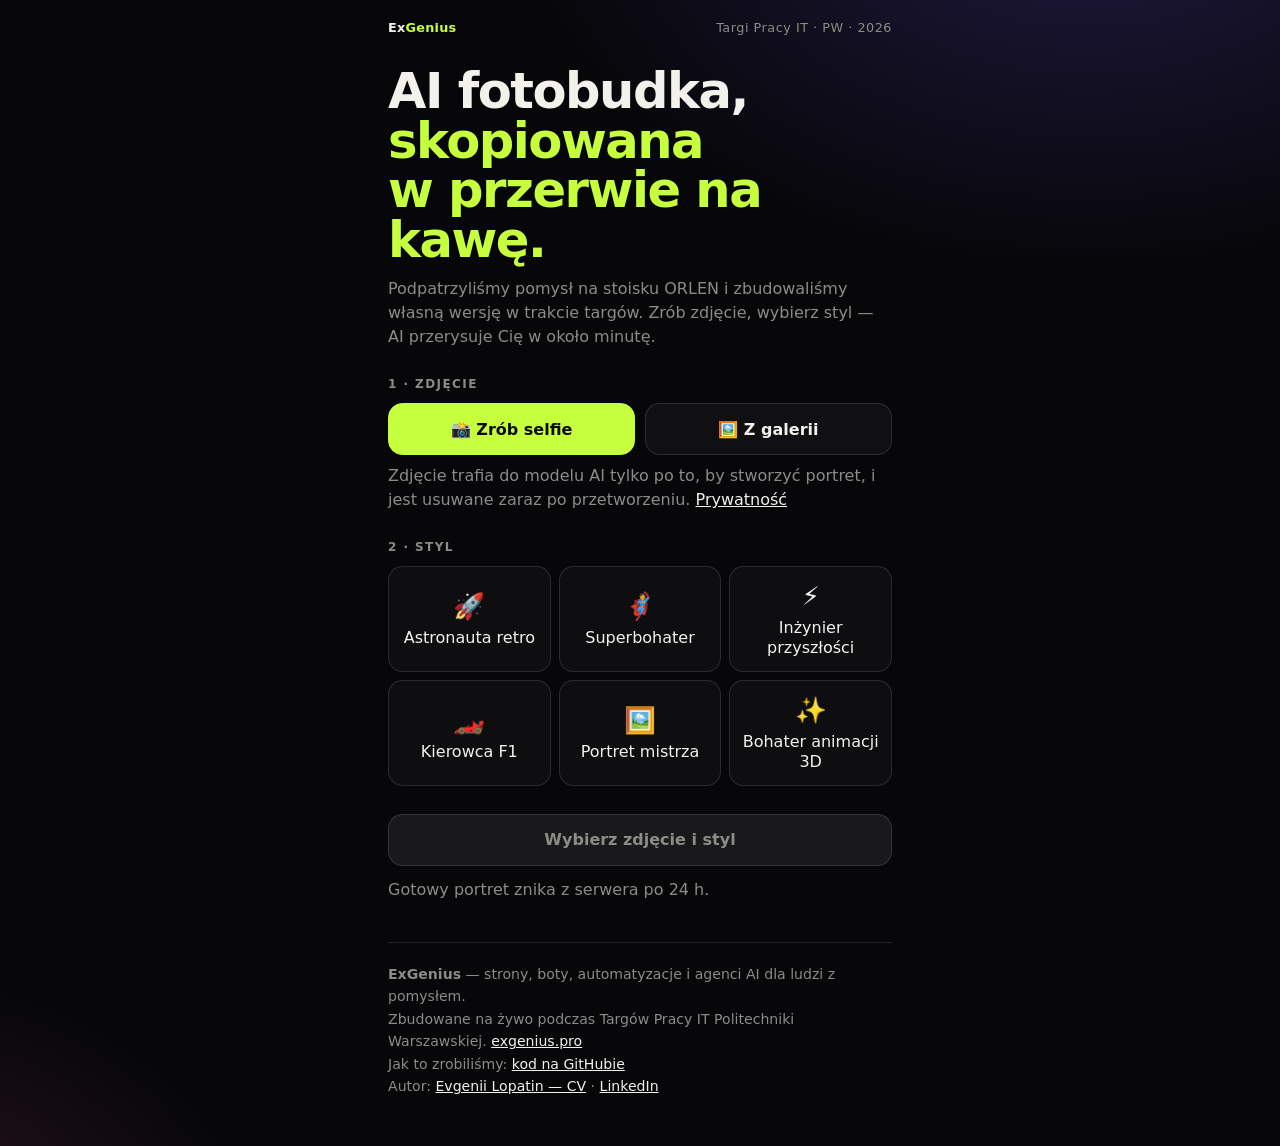
<file: targi-pracy/orlen/index.html>
<!doctype html>
<html lang="pl">
<head>
<meta charset="utf-8">
<meta name="viewport" content="width=device-width, initial-scale=1, viewport-fit=cover">
<title>AI Fotobudka · ExGenius × Targi Pracy IT PW</title>
<meta name="description" content="Zrób zdjęcie, wybierz styl — AI przerysuje Cię w minutę. Demo ExGenius na Targach Pracy IT Politechniki Warszawskiej.">
<meta name="robots" content="noindex">
<meta name="theme-color" content="#07070a">
<meta property="og:title" content="AI Fotobudka · ExGenius">
<meta property="og:description" content="Zrób zdjęcie, wybierz styl — AI przerysuje Cię w minutę.">
<meta property="og:url" content="https://exgeni.github.io/targi-pracy/orlen/">
<link rel="icon" href="data:image/svg+xml,%3Csvg xmlns='http://www.w3.org/2000/svg' viewBox='0 0 64 64'%3E%3Crect width='64' height='64' rx='14' fill='%2307070a'/%3E%3Cpath d='M18 18h22v6H25v5h13v6H25v5h15v6H18z' fill='%23c6ff3d'/%3E%3Ccircle cx='47' cy='43' r='3.5' fill='%23ff5ba7'/%3E%3C/svg%3E">
<style>
  :root { color-scheme:dark; --bg:#07070a; --fg:#f2f1ec; --muted:#8d8b85; --line:rgba(242,241,236,.12); --acid:#c6ff3d; --pink:#ff5ba7; --violet:#7b5cff; }
  * { box-sizing:border-box; margin:0; padding:0; }
  body { background:var(--bg); color:var(--fg); font-family:system-ui,-apple-system,"Segoe UI",Roboto,sans-serif; min-height:100vh;
    background-image:radial-gradient(60rem 40rem at 85% -10%, rgba(123,92,255,.22), transparent 60%), radial-gradient(40rem 30rem at -10% 110%, rgba(255,91,167,.16), transparent 60%); }
  main { max-width:34rem; margin:0 auto; padding:max(1.25rem, env(safe-area-inset-top)) 1.25rem 3rem; }
  header { display:flex; justify-content:space-between; align-items:center; font-size:.8rem; color:var(--muted); letter-spacing:.04em; }
  header a { color:var(--fg); text-decoration:none; font-weight:700; letter-spacing:.02em; }
  header a b { color:var(--acid); }
  h1 { font-size:clamp(2.1rem, 9vw, 3.1rem); line-height:1; letter-spacing:-.03em; margin:2rem 0 .75rem; }
  h1 em { font-style:normal; color:var(--acid); }
  .lead { color:var(--muted); line-height:1.5; }
  .step { margin-top:1.75rem; }
  .step h2 { font-size:.75rem; text-transform:uppercase; letter-spacing:.12em; color:var(--muted); margin-bottom:.75rem; }
  .row { display:flex; gap:.6rem; }
  .btn { flex:1; display:inline-flex; justify-content:center; align-items:center; gap:.5rem; padding:.95rem 1rem; border-radius:.9rem; border:1px solid var(--line);
    background:rgba(242,241,236,.04); color:var(--fg); font:inherit; font-weight:600; cursor:pointer; text-decoration:none; }
  .btn.primary { background:var(--acid); color:#0b0b0d; border-color:var(--acid); }
  .btn:disabled { cursor:not-allowed; }
  .btn.primary:disabled { background:rgba(242,241,236,.08); color:var(--muted); border-color:var(--line); }
  .btn:active { transform:scale(.98); }
  .btn:focus-visible, .style:focus-visible, label.btn:focus-within { outline:2px solid var(--acid); outline-offset:2px; }
  /* Visually hidden but focusable, so the photo pickers work from a keyboard. */
  input[type=file] { position:absolute; width:1px; height:1px; opacity:0; overflow:hidden; }
  #preview { display:none; max-width:100%; max-height:42vh; margin-inline:auto; object-fit:contain; border-radius:1rem; border:1px solid var(--line); margin-top:.75rem; }
  .styles { display:grid; grid-template-columns:repeat(3,1fr); gap:.5rem; }
  .style { padding:.85rem .4rem; border-radius:.9rem; border:1px solid var(--line); background:rgba(242,241,236,.03); color:var(--fg); font:inherit; font-size:1rem; cursor:pointer; text-align:center; line-height:1.25; }
  .style span { display:block; font-size:1.6rem; margin-bottom:.3rem; }
  .style[aria-pressed=true] { border-color:var(--acid); background:rgba(198,255,61,.08); box-shadow:0 0 0 1px var(--acid) inset; }
  #wait, #result, #error { display:none; }
  .bar { height:.4rem; border-radius:1rem; background:var(--line); overflow:hidden; margin:1rem 0 .6rem; }
  .bar i { display:block; height:100%; transform:scaleX(0); transform-origin:left; background:linear-gradient(90deg,var(--acid),var(--pink)); transition:transform 1s linear; }
  .muted { color:var(--muted); font-size:1rem; line-height:1.5; }
  #errmsg, .inline-err { color:var(--fg); font-size:1.05rem; border:1px solid var(--pink); background:rgba(255,91,167,.08); border-radius:.9rem; padding:.85rem 1rem; }
  .inline-err { display:none; margin-top:.75rem; }
  #out { display:block; max-width:100%; max-height:60vh; margin:0 auto .75rem; border-radius:1rem; border:1px solid var(--line); }
  .pulse { width:100%; max-height:50vh; aspect-ratio:3/4; border-radius:1rem; border:1px solid var(--line); background:linear-gradient(110deg, rgba(242,241,236,.03) 30%, rgba(198,255,61,.10) 50%, rgba(242,241,236,.03) 70%) 0 0/300% 100%; animation:sh 1.6s linear infinite; }
  @keyframes sh { to { background-position:-300% 0; } }
  @media (prefers-reduced-motion: reduce) { .pulse { animation:none; } .bar i { transition:none; } }
  footer { margin-top:2.5rem; padding-top:1.25rem; border-top:1px solid var(--line); color:var(--muted); font-size:.88rem; line-height:1.6; }
  footer a { color:var(--fg); }
</style>
</head>
<body>
<main>
  <header><a href="https://exgenius.pro/">Ex<b>Genius</b></a><span>Targi Pracy IT · PW · 2026</span></header>

  <div id="intro">
  <h1>AI fotobudka, <em>skopiowana w&nbsp;przerwie na kawę.</em></h1>
  <p class="lead">Podpatrzyliśmy pomysł na stoisku ORLEN i zbudowaliśmy własną wersję w trakcie targów. Zrób zdjęcie, wybierz styl — AI przerysuje Cię w około minutę.</p>
  </div>

  <section id="form">
    <div class="step">
      <h2>1 · Zdjęcie</h2>
      <div class="row">
        <label class="btn primary" for="cam">📸 Zrób selfie</label>
        <label class="btn" for="gal">🖼️ Z galerii</label>
      </div>
      <p class="muted" style="margin-top:.6rem">Zdjęcie trafia do modelu AI tylko po to, by stworzyć portret, i jest usuwane zaraz po przetworzeniu. <a href="https://exgenius.pro/privacy/" style="color:var(--fg)">Prywatność</a></p>
      <input id="cam" type="file" accept="image/*" capture="user">
      <input id="gal" type="file" accept="image/*">
      <img id="preview" alt="Twoje zdjęcie">
      <p class="inline-err" id="photoerr" role="alert">Nie udało się odczytać zdjęcia. Spróbuj innego (JPG lub PNG).</p>
    </div>
    <div class="step">
      <h2>2 · Styl</h2>
      <div class="styles" id="styles"></div>
      <p class="inline-err" id="styleserr" role="alert">Nie udało się wczytać stylów. Odśwież stronę.</p>
    </div>
    <div class="step">
      <button class="btn primary" id="go" disabled style="width:100%">Wybierz zdjęcie i styl</button>
      <p class="muted" style="margin-top:.75rem">Gotowy portret znika z serwera po 24 h.</p>
    </div>
  </section>

  <section id="wait" class="step">
    <div class="pulse"></div>
    <div class="bar" role="progressbar" aria-label="Postęp"><i id="bari"></i></div>
    <p class="muted" id="waitmsg" aria-live="polite">Wysyłam zdjęcie…</p>
  </section>

  <section id="result" class="step">
    <img id="out" alt="Twój portret AI">
    <div class="row">
      <a class="btn primary" id="dl" download>⬇️ Pobierz</a>
      <button class="btn" id="share">↗️ Udostępnij</button>
    </div>
    <button class="btn" id="again" style="width:100%; margin-top:.6rem">Jeszcze raz</button>
    <p class="muted" style="margin-top:.75rem">Portret zniknie z serwera po 24 h — pobierz go teraz.</p>
  </section>

  <section id="error" class="step">
    <p id="errmsg" role="alert"></p>
    <button class="btn primary" id="retry" style="width:100%; margin-top:.75rem">Spróbuj ponownie</button>
  </section>

  <footer>
    <strong>ExGenius</strong> — strony, boty, automatyzacje i agenci AI dla ludzi z pomysłem.<br>
    Zbudowane na żywo podczas Targów Pracy IT Politechniki Warszawskiej. <a href="https://exgenius.pro/">exgenius.pro</a><br>
    Jak to zrobiliśmy: <a href="https://github.com/exGeni/targi-pracy-ai-booth">kod na GitHubie</a><br>
    Autor: <a href="/cv/">Evgenii Lopatin — CV</a> · <a href="https://www.linkedin.com/in/evgenii-lopatin">LinkedIn</a>
  </footer>
</main>
<script>
(() => {
  const $ = (id) => document.getElementById(id);
  const show = (id) => {
    ["form", "wait", "result", "error"].forEach((s) => ($(s).style.display = s === id ? "block" : "none"));
    $("intro").style.display = id === "form" ? "block" : "none";
    scrollTo(0, 0);
  };
  const ERR = {
    busy: "Kolejka jest pełna — spróbuj za minutę.",
    ip_cap: "Limit portretów na godzinę wyczerpany. Wróć za chwilę!",
    day_cap: "Dzienny limit fotobudki wyczerpany. Dzięki za zainteresowanie!",
    bad_photo: "Nie udało się odczytać zdjęcia. Spróbuj innego.",
    error: "AI nie dało rady tym razem. Spróbuj ponownie lub wybierz inny styl.",
    gone: "Ten portret już wygasł.",
    offline: "Fotobudka jest chwilowo wyłączona. Wróć za kilka minut.",
    storage: "Serwer nie mógł zapisać zdjęcia. Spróbuj ponownie za chwilę.",
    timeout: "To trwa dłużej niż zwykle. Spróbuj ponownie za chwilę.",
  };
  // The page is on GitHub Pages; its API stays on the PHP hosting (it sends CORS for this page).
  const API = "https://exgenius.pro/targi-pracy/orlen/api.php";
  let photo = null, style = null, timer = null, picking = 0;
  // AbortSignal.timeout is missing on older Safari; a controller works everywhere.
  const within = (ms) => { const c = new AbortController(); setTimeout(() => c.abort(), ms); return c.signal; };

  fetch("styles.json").then((r) => r.json()).catch(() => { $("styleserr").style.display = "block"; return {}; }).then((styles) => {
    for (const [key, s] of Object.entries(styles)) {
      const b = document.createElement("button");
      b.className = "style"; b.type = "button"; b.setAttribute("aria-pressed", "false");
      b.innerHTML = `<span>${s.emoji}</span>${s.label}`;
      b.onclick = () => {
        document.querySelectorAll(".style").forEach((x) => x.setAttribute("aria-pressed", "false"));
        b.setAttribute("aria-pressed", "true"); style = key; ready();
      };
      $("styles").append(b);
    }
  });

  const ready = () => {
    $("go").disabled = !(photo && style) || picking > 0;
    $("go").textContent = photo && style ? "Przerysuj mnie ✨" : photo ? "Wybierz styl" : "Wybierz zdjęcie i styl";
  };
  const bar = (f) => ($("bari").style.transform = `scaleX(${f})`);

  // Downscale in the browser: honours EXIF rotation and keeps the upload small on fair Wi-Fi.
  let generation = 0;
  async function pick(file) {
    if (!file) return;
    const mine = ++generation;   // a later pick wins, whatever order the decodes finish in
    picking++; ready();
    try { await load(file, mine); } finally { picking--; ready(); }
  }
  async function load(file, mine) {
    const img = new Image();
    img.src = URL.createObjectURL(file);
    $("photoerr").style.display = "none";
    try { await img.decode(); } catch {
      if (mine !== generation) return;   // a newer pick already replaced this one
      photo = null; $("preview").style.display = "none"; ready();
      $("photoerr").style.display = "block";
      return;
    } finally { setTimeout(() => URL.revokeObjectURL(img.src), 0); }
    const k = Math.min(1, 1024 / Math.max(img.naturalWidth, img.naturalHeight));
    const c = document.createElement("canvas");
    c.width = Math.round(img.naturalWidth * k); c.height = Math.round(img.naturalHeight * k);
    c.getContext("2d").drawImage(img, 0, 0, c.width, c.height);
    const blob = c.width && c.height ? await new Promise((res) => c.toBlob(res, "image/jpeg", 0.88)) : null;
    if (mine !== generation) return;
    if (!blob) { photo = null; $("preview").style.display = "none"; $("photoerr").style.display = "block"; return; }
    photo = blob;
    if ($("preview").src) URL.revokeObjectURL($("preview").src);
    $("preview").src = URL.createObjectURL(photo);
    $("preview").style.display = "block";
    ready();
  }
  $("cam").onchange = (e) => pick(e.target.files[0]);
  $("gal").onchange = (e) => pick(e.target.files[0]);

  function fail(code) { clearTimeout(timer); $("errmsg").textContent = ERR[code] || ERR.error; show("error"); }

  function done(src, id) {
    clearTimeout(timer);
    $("dl").href = src + "&dl=1";
    history.replaceState(null, "", "?id=" + id);
    // Stay on the wait screen until the portrait has loaded, so nothing jumps under a thumb.
    $("out").onload = () => show("result");
    $("out").onerror = () => fail("error");
    $("out").src = src;
  }

  // One status request in flight at a time, each with its own timeout (fair Wi-Fi is slow).
  function poll(id) {
    const t0 = Date.now();
    show("wait");
    $("waitmsg").textContent = "Zdjęcie w kolejce…";
    let errors = 0;
    const tick = async () => {
      const sec = (Date.now() - t0) / 1000;
      if (sec > 900) return fail("timeout");
      bar(Math.min(0.95, sec / 70));
      let s = null;
      try { s = await (await fetch(API + "?a=status&id=" + id, { cache: "no-store", signal: within(8000) })).json(); } catch {}
      if (s?.state === "done") return done(new URL(s.img, API).href, id);
      if (s?.state === "error" || s?.state === "gone") return fail(s.state);
      if (s?.state === "queued") $("waitmsg").textContent = s.ahead ? `W kolejce: ${s.ahead} przed Tobą…` : "Zaraz zaczynamy…";
      else if (s) $("waitmsg").textContent = sec < 30 ? "AI szkicuje Twój portret…" : "Ostatnie pociągnięcia pędzla…";
      // Back off on errors and while far from done; jitter keeps phones from polling in step.
      errors = s ? 0 : errors + 1;
      const base = !s ? Math.min(15000, 2500 * 2 ** errors) : s.state === "queued" && s.ahead > 1 ? 6000 : 4000;
      timer = setTimeout(tick, base + Math.random() * 1000);
    };
    timer = setTimeout(tick, 1500);
  }

  $("go").onclick = async () => {
    show("wait");
    bar(0.03);
    const fd = new FormData();
    fd.append("photo", photo, "photo.jpg"); fd.append("style", style);
    try {
      const r = await fetch(API + "?a=submit", { method: "POST", body: fd, signal: within(90000) });
      const j = await r.json();
      if (!r.ok) return fail(j.error);
      history.replaceState(null, "", "?id=" + j.id);   // a reload or a sleeping phone can resume
      poll(j.id);
    } catch { fail("error"); }
  };

  $("share").onclick = async () => {
    const blob = await (await fetch($("out").src)).blob();
    const file = new File([blob], "exgenius-portret.jpg", { type: "image/jpeg" });
    if (navigator.canShare && navigator.canShare({ files: [file] })) navigator.share({ files: [file], title: "Mój portret AI · ExGenius" }).catch(() => {});
    else if (navigator.share) navigator.share({ url: location.href }).catch(() => {});
    else navigator.clipboard.writeText(location.href).then(() => {
      $("share").textContent = "Skopiowano link ✓";
      setTimeout(() => ($("share").textContent = "↗️ Udostępnij"), 2000);
    }, () => {});
  };
  $("again").onclick = $("retry").onclick = () => { history.replaceState(null, "", location.pathname); show("form"); };

  const id = new URLSearchParams(location.search).get("id");
  if (id && /^[a-f0-9]{16}$/.test(id)) poll(id);
})();
</script>
</body>
</html>
</file>
<file: styles.css>
:root {
  --paper: #f5f7fa;
  --white: #ffffff;
  --ink: #1b2633;
  --muted: #536170;
  --soft: #586775;
  --line: #dce3eb;
  --blue: #315f9f;
  --blue-soft: #dce7f4;
  --teal: #287b73;
  --teal-soft: #dcece8;
  --amber: #a16c2d;
  --amber-soft: #f3e9da;
  --serif: Georgia, "Times New Roman", serif;
  --sans: Inter, ui-sans-serif, system-ui, -apple-system, BlinkMacSystemFont, "Segoe UI", sans-serif;
  --max: 1180px;
}
* { box-sizing: border-box; }
html { scroll-behavior: smooth; }
body { margin: 0; background: var(--paper); color: var(--ink); font-family: var(--sans); font-size: 16px; line-height: 1.6; -webkit-font-smoothing: antialiased; }
a { color: inherit; text-decoration: none; }
a:hover { color: var(--blue); }
.wrap { width: min(var(--max), calc(100% - 64px)); margin-inline: auto; }
.site-header { min-height: 82px; display: flex; align-items: center; justify-content: space-between; border-bottom: 1px solid var(--line); }
.identity { display: flex; align-items: center; gap: 11px; }
.identity-mark { width: 34px; height: 34px; display: grid; place-items: center; border: 1px solid #aebdce; color: var(--blue); font: 25px/1 var(--serif); border-radius: 50%; }
.identity-mark span { color: var(--teal); }
.identity strong, .identity small { display: block; line-height: 1.25; }
.identity strong { font-size: 13px; font-weight: 650; letter-spacing: -.01em; }
.identity small { margin-top: 3px; color: var(--muted); font-size: 12px; }
nav { display: flex; align-items: center; gap: 30px; color: var(--muted); font-size: 12px; }
nav a { transition: color .18s ease; }
.nav-github { color: var(--ink); border-bottom: 1px solid #9aa9b8; padding-bottom: 3px; }
.hero { display: grid; grid-template-columns: minmax(0, 1.25fr) minmax(330px, .75fr); gap: 8%; align-items: center; padding-top: 92px; padding-bottom: 94px; }
.eyebrow { display: flex; align-items: center; gap: 9px; margin: 0 0 19px; color: var(--muted); font-size: 12px; letter-spacing: .035em; }
.status-dot { width: 7px; height: 7px; border-radius: 50%; background: var(--teal); box-shadow: 0 0 0 4px var(--teal-soft); }
h1, h2, h3, p { margin-top: 0; }
h1 { margin-bottom: 25px; max-width: 690px; font: 500 clamp(45px, 5.5vw, 72px)/1.04 var(--serif); letter-spacing: -.045em; }
h1 em { color: var(--blue); font-style: normal; }
.hero-intro { max-width: 590px; margin-bottom: 29px; color: #536170; font-size: 16px; line-height: 1.75; }
.hero-links { display: flex; flex-wrap: wrap; align-items: center; gap: 26px; font-size: 12px; }
.text-link { color: var(--blue); font-weight: 650; border-bottom: 1px solid #9db2cb; padding-bottom: 4px; }
.quiet-link { color: var(--muted); }
.hero-ledger { padding: 25px 27px 23px; background: var(--white); border: 1px solid var(--line); border-top: 3px solid var(--blue); box-shadow: 0 16px 45px rgba(35, 56, 78, .045); }
.ledger-top, .chart-heading, .chart-foot { display: flex; justify-content: space-between; align-items: center; gap: 12px; }
.ledger-top { color: var(--muted); font-size: 12px; }
.live-mark { color: var(--soft); font-size: 12px; }
.big-stat { display: flex; align-items: baseline; gap: 17px; padding: 22px 0 17px; }
.big-stat strong { font: 500 76px/.95 var(--serif); letter-spacing: -.06em; color: var(--ink); }
.big-stat span { color: var(--muted); font-size: 12px; line-height: 1.45; }
.ledger-rule { height: 1px; background: var(--line); }
.stat-pair { display: grid; grid-template-columns: 1fr 1fr; padding: 17px 0 14px; }
.stat-pair div + div { border-left: 1px solid var(--line); padding-left: 22px; }
.stat-pair strong, .stat-pair span { display: block; }
.stat-pair strong { font: 500 30px/1.15 var(--serif); }
.stat-pair span { margin-top: 3px; color: var(--muted); font-size: 12px; }
.adoption-line { display: flex; align-items: center; gap: 11px; padding-top: 13px; border-top: 1px solid var(--line); color: var(--muted); font-size: 12px; line-height: 1.45; }
.adoption-number { color: var(--teal); font: 500 28px/1 var(--serif); }
.activity-section { background: #eaf0f6; border-block: 1px solid #dce5ef; }
.activity-grid { display: grid; grid-template-columns: minmax(0, 1.7fr) minmax(240px, .8fr); grid-template-areas: "chart intro"; gap: clamp(32px, 5.5vw, 72px); align-items: center; padding-block: 65px 62px; }
.section-intro { grid-area: intro; }
.chart-panel { grid-area: chart; min-width: 0; }
.section-intro h2, .distribution-copy h2, .section-heading-row h2, .approach-section h2 { margin-bottom: 14px; font: 500 37px/1.1 var(--serif); letter-spacing: -.035em; }
.section-intro p:not(.eyebrow) { max-width: 300px; color: var(--muted); font-size: 14px; line-height: 1.7; }
.distribution-copy p:not(.eyebrow) { max-width: 235px; color: var(--muted); font-size: 14px; line-height: 1.7; }
.mini-legend { display: flex; gap: 18px; margin-top: 22px; color: var(--muted); font-size: 12px; }
.mini-legend span { display: flex; align-items: center; gap: 7px; }
.mini-legend i { display: inline-block; width: 8px; height: 8px; border-radius: 2px; }
.legend-issue { background: var(--blue); }
.legend-pr { background: var(--teal); }
.chart-panel { padding: 22px 24px 16px; background: rgba(255,255,255,.75); border: 1px solid #dbe3ec; }
.chart-heading { color: var(--ink); font-size: 12px; font-weight: 650; }
.chart-period { color: var(--soft); font-size: 12px; font-weight: 450; }
.monthly-chart { display: grid; grid-template-columns: repeat(var(--columns, 6), minmax(0, 1fr)); align-items: end; gap: clamp(8px, 1.2vw, 16px); width: min(100%, 620px); height: 200px; margin-inline: auto; padding: 20px 4px 0; border-bottom: 1px solid #cbd6e2; }
.month-column { height: 100%; display: flex; flex-direction: column; justify-content: end; align-items: center; gap: 6px; min-width: 0; }
.month-total { color: #627184; font-size: 12px; line-height: 1.25; font-variant-numeric: tabular-nums; flex: 0 0 auto; }
.month-bar { width: min(100%, 46px); min-height: 2px; display: flex; flex: 0 0 auto; flex-direction: column-reverse; justify-content: flex-start; overflow: hidden; border-radius: 2px 2px 0 0; background: #dce5ef; }
.month-bar .issues { display: block; background: var(--blue); }
.month-bar .prs { display: block; background: var(--teal); }
.month-label { color: var(--muted); font-size: 12px; line-height: 1.25; flex: 0 0 auto; }
.chart-foot { padding-top: 12px; color: var(--muted); font-size: 12px; }
.cumulative-block { margin-top: 20px; padding-top: 15px; border-top: 1px solid #dce4ed; }
.cumulative-block .chart-heading strong { color: var(--blue); font: 500 20px/1 var(--serif); }
.cumulative-chart { height: clamp(72px, 7vw, 96px); margin-top: 5px; }
.cumulative-chart svg { display: block; width: 100%; height: 100%; overflow: visible; }
.cumulative-grid { fill: none; stroke: #dbe3eb; stroke-width: 1; stroke-dasharray: 2 4; }
.cumulative-area { fill: rgba(49,95,159,.09); }
.cumulative-line { fill: none; stroke: var(--blue); stroke-width: 2; stroke-linecap: round; stroke-linejoin: round; }
.metrics-section { display: grid; grid-template-columns: repeat(4, 1fr); padding-block: 31px 35px; border-bottom: 1px solid var(--line); }
.metric-block { padding-inline: 20px; border-left: 1px solid var(--line); }
.metric-block:first-child { padding-left: 0; border-left: 0; }
.metric-label, .metric-block strong, .metric-block small { display: block; }
.metric-label { color: var(--muted); font-size: 12px; }
.metric-block strong { margin-top: 3px; font: 500 34px/1.15 var(--serif); font-variant-numeric: tabular-nums; }
.metric-block small { margin-top: 4px; color: var(--soft); font-size: 12px; }
.outcomes-section { padding-block: 22px 12px; border-bottom: 1px solid var(--line); }
.outcomes-heading { display: flex; justify-content: space-between; gap: 16px; color: var(--muted); font-size: 12px; }
.outcomes-heading span:first-child { color: var(--ink); font-weight: 650; }
.outcome-track { display: flex; gap: 3px; height: 7px; margin-top: 11px; overflow: hidden; }
.outcome-track i { display: block; }
.outcome-adopted { flex: 15; background: var(--teal); }
.outcome-awaiting { flex: 2; background: #9aaabd; }
.outcome-not-adopted { flex: 1; background: #c99b63; }
.outcome-legend { display: flex; flex-wrap: wrap; gap: 18px; margin-top: 9px; color: var(--muted); font-size: 12px; }
.outcome-legend span { display: flex; align-items: center; gap: 6px; }
.outcome-legend i { width: 7px; height: 7px; display: inline-block; border-radius: 1px; }
.legend-adopted { background: var(--teal); }
.legend-awaiting { background: #9aaabd; }
.legend-not-adopted { background: #c99b63; }
.distribution-section { display: grid; grid-template-columns: 1fr 1.1fr; gap: 10%; align-items: center; padding-block: 82px 85px; }
.distribution-copy h2 { font-size: 39px; }
.distribution-chart { padding: 22px 24px 18px; background: var(--white); border: 1px solid var(--line); }
.project-chart { display: grid; gap: 17px; padding-top: 23px; }
.project-row { display: grid; grid-template-columns: 84px 1fr 28px; gap: 12px; align-items: center; font-size: 12px; }
.project-name { color: #485666; }
.project-track { height: 7px; background: #edf1f5; border-radius: 1px; overflow: hidden; }
.project-fill { display: block; height: 100%; background: var(--blue); border-radius: 1px; }
.project-row:nth-child(2) .project-fill { background: #587ca8; }
.project-row:nth-child(3) .project-fill { background: var(--teal); }
.project-row:nth-child(4) .project-fill { background: #9aaabd; }
.project-value { text-align: right; color: var(--muted); font-variant-numeric: tabular-nums; }
.domains-section { padding-block: 0 84px; }
.section-heading-row { display: flex; justify-content: space-between; align-items: end; gap: 30px; margin-bottom: 29px; }
.section-heading-row .eyebrow { margin-bottom: 12px; }
.section-heading-row h2 { margin-bottom: 0; }
.heading-note { max-width: 245px; margin: 0 0 4px; color: var(--muted); font-size: 14px; line-height: 1.6; }
.domain-list { border-top: 1px solid var(--line); }
.domain-row { display: grid; grid-template-columns: 54px 1fr 140px; align-items: center; gap: 15px; padding: 19px 0; border-bottom: 1px solid var(--line); }
.domain-index { color: var(--soft); font: 15px var(--serif); }
.domain-row h3 { margin: 0 0 3px; font-size: 14px; font-weight: 620; letter-spacing: -.01em; }
.domain-row p { margin: 0; color: var(--muted); font-size: 14px; }
.domain-project { justify-self: end; color: var(--blue); font-size: 12px; }
.work-section { background: #eef2f6; border-block: 1px solid #dce3eb; padding-block: 77px 82px; }
.work-heading { margin-bottom: 35px; }
.case-list { border-top: 1px solid #d3dce6; }
.case-row { display: grid; grid-template-columns: 210px 1fr; gap: 8%; padding: 27px 0 29px; border-bottom: 1px solid #d3dce6; }
.case-meta { display: flex; flex-direction: column; align-items: flex-start; gap: 7px; padding-top: 5px; }
.case-area { color: var(--muted); font-size: 12px; }
.case-project { color: var(--blue); font-size: 12px; font-weight: 650; }
.case-status { display: inline-block; margin-top: 5px; padding: 3px 7px; font-size: 12px; border-radius: 2px; }
.case-status.adopted { color: #246c64; background: var(--teal-soft); }
.case-status.reviewed { color: #8c6029; background: var(--amber-soft); }
.case-content h3 { max-width: 760px; margin-bottom: 9px; font: 500 25px/1.18 var(--serif); letter-spacing: -.02em; }
.case-content p { max-width: 790px; margin-bottom: 12px; color: #536170; font-size: 14px; line-height: 1.75; }
code { padding: 1px 4px; background: #e4eaf0; color: #34475d; font-size: .9em; border-radius: 2px; }
.case-result { max-width: 790px; padding-left: 12px; border-left: 2px solid var(--teal); color: #3e5d5a; font-size: 14px; line-height: 1.65; }
.case-result a { color: var(--blue); text-decoration: underline; text-decoration-color: #a7b8ca; text-underline-offset: 3px; }
.case-links { display: flex; flex-wrap: wrap; gap: 18px; margin-top: 14px; }
.case-links a { color: var(--muted); font-size: 12px; border-bottom: 1px solid #b8c4d0; padding-bottom: 2px; }
.case-links a:hover { color: var(--blue); }
.approach-section { display: grid; grid-template-columns: .8fr 1.2fr; gap: 12%; padding-block: 82px 84px; }
.approach-section h2 { font-size: 41px; }
.approach-copy > p { max-width: 610px; color: #536170; font-size: 15px; line-height: 1.8; }
.approach-copy ol { margin: 23px 0 0; padding: 0; list-style: none; border-top: 1px solid var(--line); }
.approach-copy li { display: flex; gap: 17px; padding: 11px 0; border-bottom: 1px solid var(--line); color: #4f5e6d; font-size: 14px; }
.approach-copy li span { color: var(--blue); font-size: 12px; font-variant-numeric: tabular-nums; }
.method-note { background: #e8edf3; border-top: 1px solid #d9e1e9; }
.method-inner { display: flex; justify-content: space-between; align-items: center; gap: 45px; padding-block: 23px; }
.method-inner p { max-width: 770px; margin: 0; color: var(--muted); font-size: 14px; line-height: 1.7; }
.method-inner strong { color: var(--ink); font-weight: 650; }
.method-inner a { flex: 0 0 auto; color: var(--blue); font-size: 12px; border-bottom: 1px solid #a8b8c9; padding-bottom: 3px; }
.site-footer { display: flex; align-items: center; gap: 25px; min-height: 92px; }
.site-footer div { margin-right: auto; }
.site-footer strong, .site-footer span { display: block; }
.site-footer strong { font-size: 12px; }
.site-footer span, .site-footer small { color: var(--muted); font-size: 12px; }
.site-footer > a { color: var(--blue); font-size: 12px; }
@media (max-width: 850px) {
  .wrap { width: min(100% - 42px, var(--max)); }
  .site-header .identity, nav a, .hero-links a, .case-result a, .case-links a, .method-inner a, .site-footer > a {
    display: inline-flex;
    align-items: center;
    min-width: 44px;
    min-height: 44px;
  }
  .hero { grid-template-columns: 1fr; gap: 40px; padding-block: 67px; }
  .hero-ledger { max-width: 520px; }
  .activity-grid { grid-template-columns: 1fr; grid-template-areas: "intro" "chart"; gap: 25px; }
  .section-intro p:not(.eyebrow) { max-width: 420px; }
  .mini-legend { margin-top: 12px; }
  .distribution-section { gap: 35px; }
  .case-row { grid-template-columns: 155px 1fr; gap: 35px; }
  .approach-section { gap: 7%; }
}
@media (max-width: 620px) {
  .wrap { width: calc(100% - 36px); }
  .site-header { min-height: 72px; }
  nav { gap: 15px; font-size: 12px; }
  .nav-approach { display: none; }
  .identity strong { font-size: 12px; }
  .hero { padding-block: 55px 58px; }
  h1 { font-size: clamp(43px, 12vw, 60px); }
  .hero-intro { font-size: 15px; }
  .hero-ledger { padding: 20px; }
  .big-stat strong { font-size: 66px; }
  .activity-grid { padding-block: 47px; }
  .section-intro h2, .distribution-copy h2, .section-heading-row h2 { font-size: 32px; }
  .chart-panel, .distribution-chart { padding-inline: 14px; }
  .monthly-chart { height: 200px; gap: 8px; }
  .cumulative-chart { height: 76px; }
  .month-total, .month-label { font-size: 12px; }
  .metrics-section { grid-template-columns: 1fr 1fr; row-gap: 24px; padding-block: 25px; }
  .outcomes-heading { display: block; }
  .outcomes-heading span { display: block; }
  .outcomes-heading span + span { margin-top: 3px; }
  .metric-block:nth-child(3) { padding-left: 0; border-left: 0; }
  .metric-block strong { font-size: 30px; }
  .distribution-section { grid-template-columns: 1fr; padding-block: 57px; }
  .domains-section { padding-bottom: 60px; }
  .section-heading-row { display: block; }
  .heading-note { margin-top: 12px; }
  .domain-row { grid-template-columns: 28px 1fr; gap: 10px; }
  .domain-project { grid-column: 2; justify-self: start; margin-top: 2px; }
  .work-section { padding-block: 56px; }
  .case-row { grid-template-columns: 1fr; gap: 13px; padding-block: 22px; }
  .case-meta { flex-direction: row; align-items: center; flex-wrap: wrap; gap: 9px 14px; }
  .case-status { margin-top: 0; }
  .case-content h3 { font-size: 22px; }
  .approach-section { grid-template-columns: 1fr; gap: 18px; padding-block: 58px; }
  .approach-section h2 { font-size: 35px; }
  .method-inner { display: block; padding-block: 20px; }
  .method-inner a { display: inline-block; margin-top: 13px; }
  .site-footer { min-height: 82px; gap: 15px; }
  .site-footer span { max-width: 210px; }
}
@media (prefers-reduced-motion: reduce) { html { scroll-behavior: auto; } *, *::before, *::after { transition-duration: .01ms !important; animation-duration: .01ms !important; } }

/* Project distribution donut chart */
.project-chart {
  grid-template-columns: minmax(132px, 180px) minmax(0, 1fr);
  align-items: center;
  gap: 22px;
  padding-top: 20px;
}
.project-donut {
  position: relative;
  width: 100%;
  max-width: 180px;
  aspect-ratio: 1;
  margin-inline: auto;
}
.project-donut svg { display: block; width: 100%; height: 100%; }
.donut-track { fill: none; stroke: #edf1f5; stroke-width: 17; }
.donut-segment {
  fill: none;
  stroke-width: 17;
  stroke-linecap: butt;
  transform: rotate(-90deg);
  transform-origin: 90px 90px;
}
.donut-center {
  position: absolute;
  inset: 0;
  display: flex;
  flex-direction: column;
  align-items: center;
  justify-content: center;
  text-align: center;
  pointer-events: none;
}
.donut-center strong {
  font: 500 34px/.98 var(--serif);
  letter-spacing: -.04em;
  font-variant-numeric: tabular-nums;
}
.donut-center span {
  margin-top: 6px;
  color: var(--muted);
  font-size: 10px;
  letter-spacing: .04em;
  text-transform: uppercase;
}
.project-legend { display: grid; gap: 13px; min-width: 0; }
.project-legend-row {
  display: grid;
  grid-template-columns: 9px minmax(0, 1fr) auto;
  align-items: center;
  gap: 9px;
  font-size: 12px;
}
.project-swatch { width: 8px; height: 8px; border-radius: 2px; }
.project-legend-name { color: #485666; min-width: 0; }
.project-legend-value { color: var(--muted); text-align: right; font-variant-numeric: tabular-nums; }
.project-legend-value small { display: block; color: #8793a0; font-size: 10px; }


/* Mobile-only fix: keep the chart's original appearance and put its note on two lines. */
@media (max-width: 620px) {
  .chart-foot {
    display: grid;
    grid-template-columns: minmax(0, 1fr);
    row-gap: 3px;
    padding-top: 10px;
    line-height: 1.45;
  }
}

@media (max-width: 620px) {
  .project-chart {
    grid-template-columns: minmax(118px, 145px) minmax(0, 1fr);
    gap: 14px;
    padding-top: 18px;
  }
  .donut-center strong { font-size: 29px; }
  .project-legend { gap: 11px; }
  .project-legend-row { grid-template-columns: 8px minmax(0, 1fr) auto; gap: 7px; font-size: 11px; }
}
@media (max-width: 360px) {
  .project-chart { grid-template-columns: 112px minmax(0, 1fr); gap: 10px; }
  .donut-center strong { font-size: 26px; }
  .project-legend-row { font-size: 10px; }
}

/* Language switch */
.lang-switch { display: flex; gap: 2px; margin-left: auto; margin-right: 26px; font-size: 12px; }
.lang-switch a { display: inline-flex; align-items: center; justify-content: center; min-width: 32px; min-height: 32px; color: var(--muted); }
.lang-switch a[aria-current] { color: var(--ink); font-weight: 650; text-decoration: underline; text-underline-offset: 5px; }
.i18n-hold body { visibility: hidden; }
a:focus-visible, summary:focus-visible { outline: 2px solid var(--blue); outline-offset: 2px; }

/* Hero additions */
.hero-agents { max-width: 590px; margin-bottom: 29px; color: var(--muted); font-size: 14px; }
.stat-pair span { padding-right: 12px; line-height: 1.45; }
.issues-line { margin: 0; padding-top: 13px; border-top: 1px solid var(--line); color: var(--muted); font-size: 12px; line-height: 1.55; }
.data-notice { margin: 10px 0 0; color: #8c6029; font-size: 12px; }
.live-mark { text-align: right; }

/* Own projects */
.projects-section { padding-block: 62px 58px; }
.project-list { display: grid; gap: 12px; }
.project-card { padding: 22px 24px; background: var(--white); border: 1px solid var(--line); }
.project-card h3 { margin-bottom: 6px; font: 500 23px/1.2 var(--serif); }
.project-card p { max-width: 760px; margin: 0; color: var(--muted); font-size: 14px; }
.all-links { display: flex; flex-wrap: wrap; gap: 8px 18px; margin: 18px 0 0; color: var(--muted); font-size: 12px; }
.all-links a { color: var(--blue); border-bottom: 1px solid #b8c4d0; }

/* Cards */
.case-status.authored_landed, .case-status.coauthored_landed { color: #246c64; background: var(--teal-soft); }
.case-status.reported_fixed { color: #2b5489; background: var(--blue-soft); }
.case-status.awaiting_merge { color: #7c5322; background: var(--amber-soft); }
.case-details summary { display: none; cursor: pointer; color: var(--blue); font-size: 12px; }
.case-details strong { display: block; color: var(--ink); font-size: 12px; font-weight: 650; }
.case-checked { margin: 10px 0 0 !important; color: var(--soft) !important; font-size: 12px !important; }

/* Charts */
.month-label { text-align: center; }
.month-year { display: block; font-size: 12px; color: var(--soft); }
.monthly-chart { height: 220px; }
.cumulative-labels { position: relative; height: 18px; color: var(--muted); font-size: 12px; }
.cumulative-labels span { position: absolute; top: 0; transform: translateX(-50%); white-space: nowrap; }
.cumulative-labels span.first { transform: none; }
.cumulative-labels span.last { transform: translateX(-100%); }
.outcome-not-reviewed, .legend-not-reviewed { background: repeating-linear-gradient(45deg, #fff 0 2px, #9aaabd 2px 4px); outline: 1px dashed #586775; outline-offset: -1px; }
.outcome-legend [hidden], .outcome-track [hidden] { display: none; }

@media (max-width: 850px) {
  .lang-switch a, .all-links a { min-width: 44px; min-height: 44px; display: inline-flex; align-items: center; justify-content: center; }
}
@media (max-width: 620px) {
  .site-header { flex-wrap: wrap; padding-block: 8px; row-gap: 0; }
  .lang-switch { margin-right: 0; }
  .site-header nav { flex-basis: 100%; justify-content: space-between; }
  .case-details summary { display: inline-flex; align-items: center; min-height: 44px; }
  .monthly-chart { height: 220px; }
  .projects-section { padding-block: 47px 42px; }
}

/* Link words keep their space when links become flex boxes; the mark's dot stays beside the letter. */
.case-links a { column-gap: .3em; }
.identity-mark { display: flex; align-items: center; justify-content: center; }
.site-header .identity .identity-mark { flex: 0 0 34px; }
.identity-mark span { display: inline; }

/* Larger type on desktop screens, for tired eyes. */
@media (min-width: 851px) {
  body { font-size: 18px; }
  .identity strong { font-size: 17px; }
  .identity small, nav, .lang-switch { font-size: 16px; }
  nav { gap: 28px; }
  .eyebrow, .hero-links, .ledger-top, .live-mark, .big-stat span, .stat-pair span, .adoption-line, .issues-line, .data-notice,
  .mini-legend, .chart-heading, .chart-period, .chart-foot, .month-total, .month-label, .month-year, .cumulative-labels,
  .metric-label, .metric-block small, .outcomes-heading, .outcome-legend, .project-legend-row, .project-legend-value small,
  .donut-center span, .domain-project, .case-area, .case-project, .case-status, .case-links a, .case-checked,
  .case-details strong, .all-links, .method-inner a, .approach-copy li span, .site-footer strong, .site-footer span,
  .site-footer small, .site-footer > a { font-size: 15px !important; }
  .hero-intro { font-size: 20px; max-width: 640px; }
  .hero-agents { font-size: 18px; max-width: 640px; }
  .section-intro p:not(.eyebrow), .distribution-copy p:not(.eyebrow), .heading-note, .project-card p, .domain-row p,
  .case-content p, .case-result, .approach-copy > p, .approach-copy li, .method-inner p, .cumulative-block .chart-heading span { font-size: 17.5px; }
  .domain-row h3 { font-size: 19px; }
  .case-content h3 { font-size: 30px; }
  .project-card h3 { font-size: 28px; }
  .case-row { grid-template-columns: 240px 1fr; gap: 6%; }
  .case-content p, .case-result { max-width: 820px; }
  .section-intro p:not(.eyebrow) { max-width: 340px; }
  .distribution-copy p:not(.eyebrow) { max-width: 320px; }
  .heading-note { max-width: 320px; }
  .domain-row { grid-template-columns: 54px 1fr 170px; }
  .monthly-chart { height: 240px; }
  .cumulative-labels { height: 24px; }
  code { font-size: .95em; }
}

/* No orphan "г." or split link at the larger size. */
.ledger-top { flex-wrap: wrap; row-gap: 2px; }
.live-mark { white-space: nowrap; margin-left: auto; }
.hero-agents a { white-space: nowrap; }

/* Body copy keeps the 16px floor on phones. */
@media (max-width: 850px) { .hero-agents, .project-card p { font-size: 16px; } }
</file>
